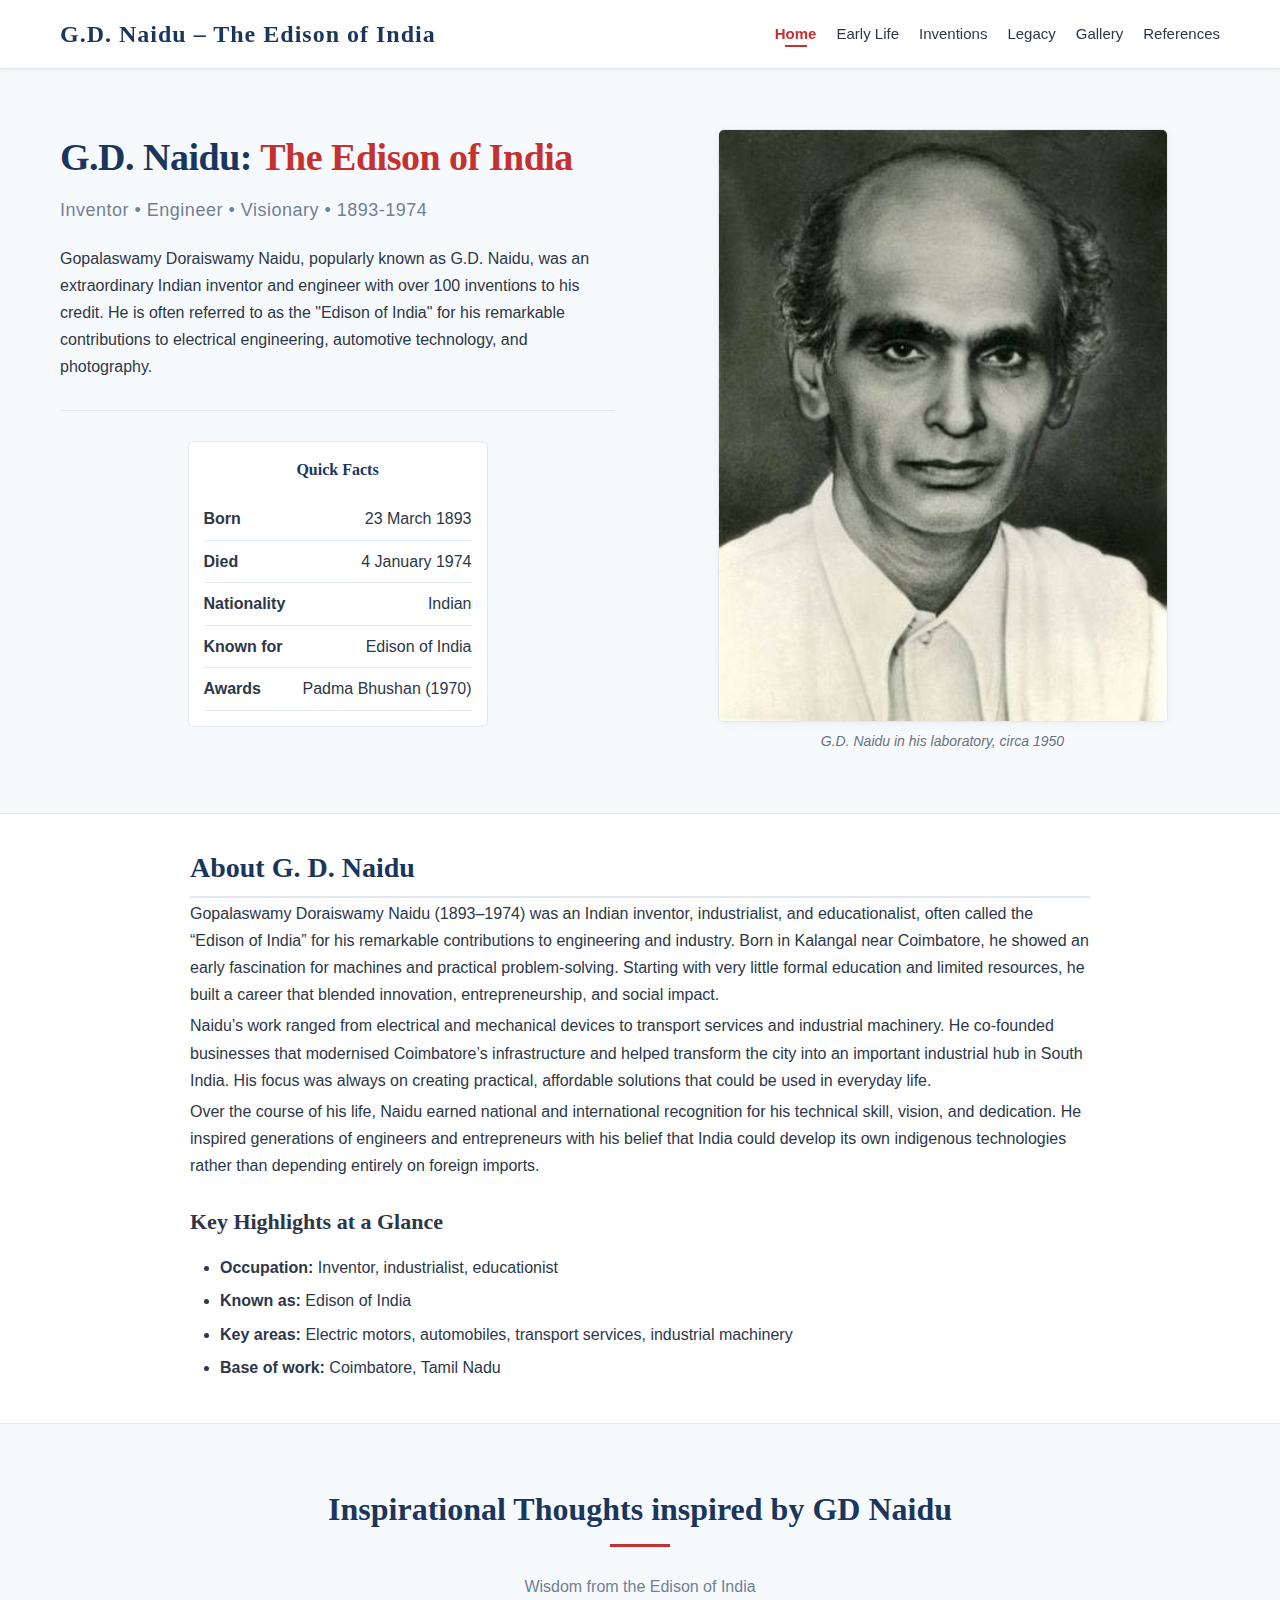
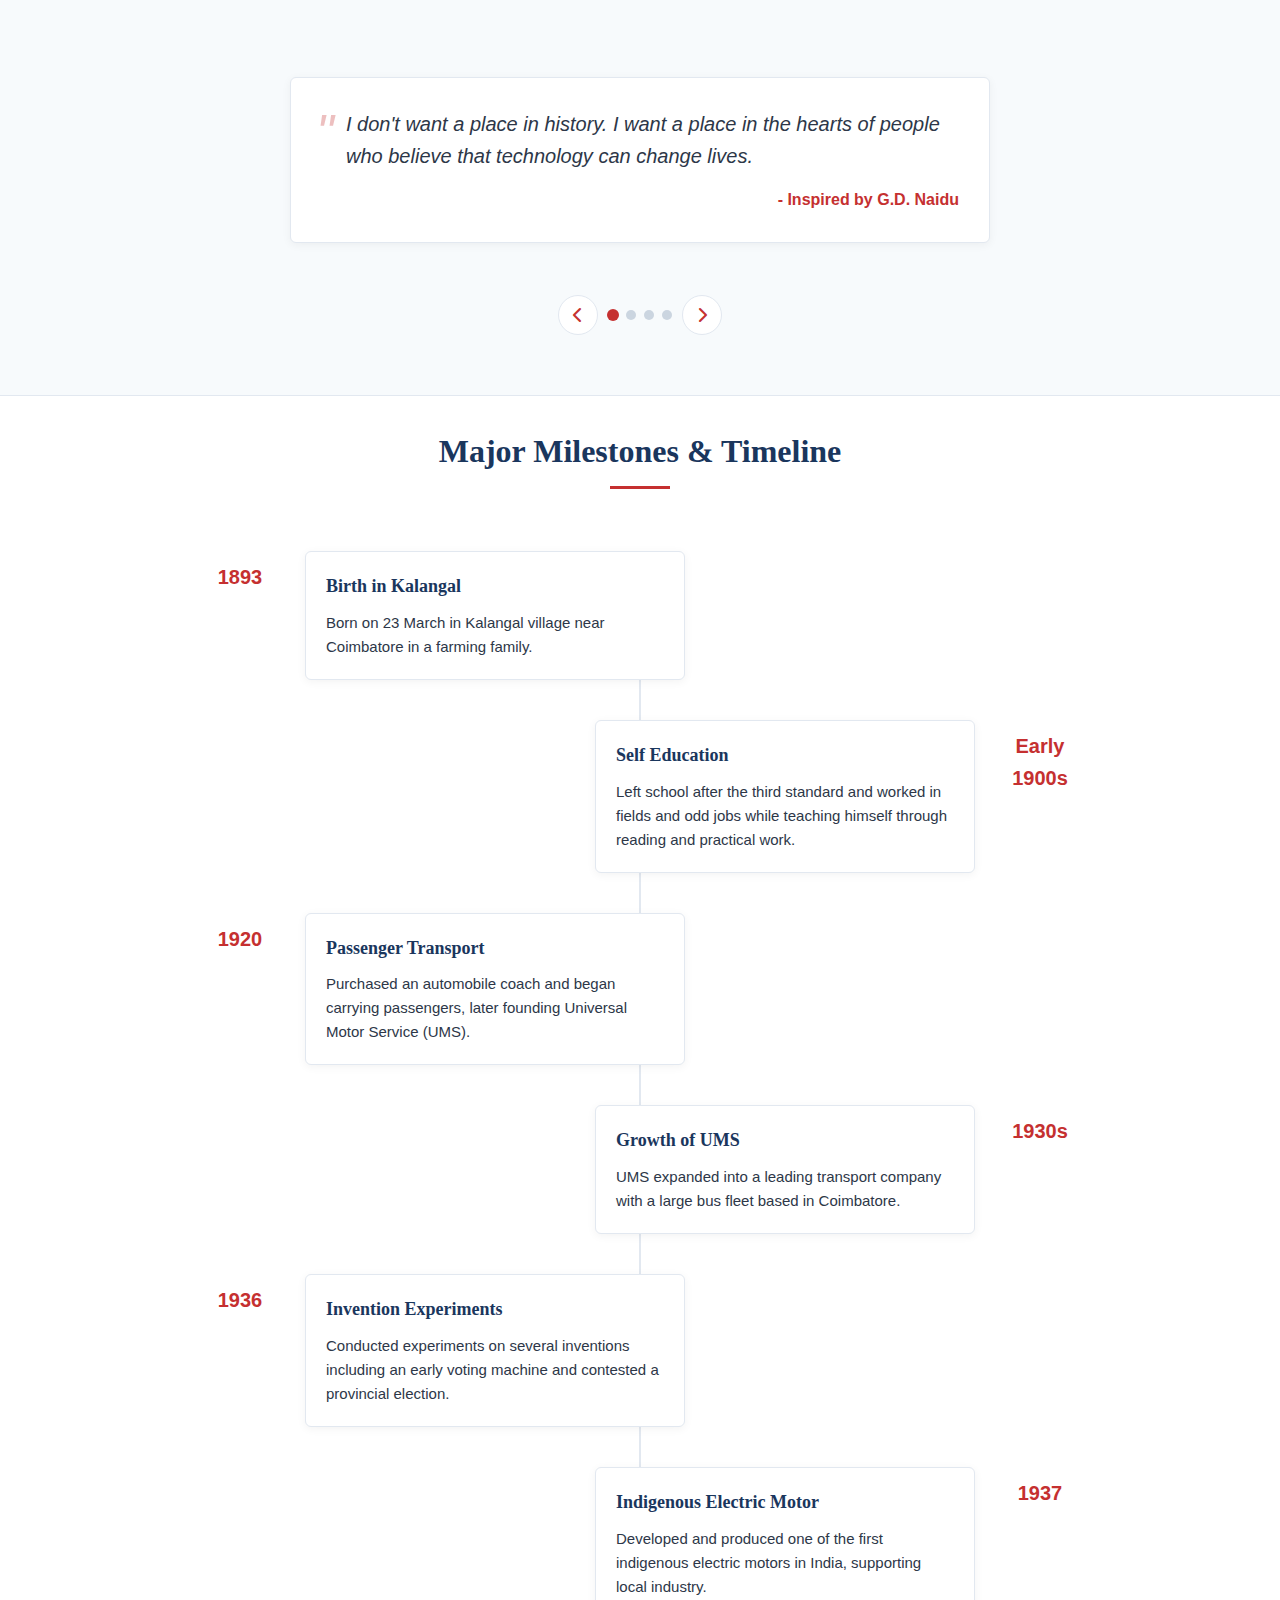
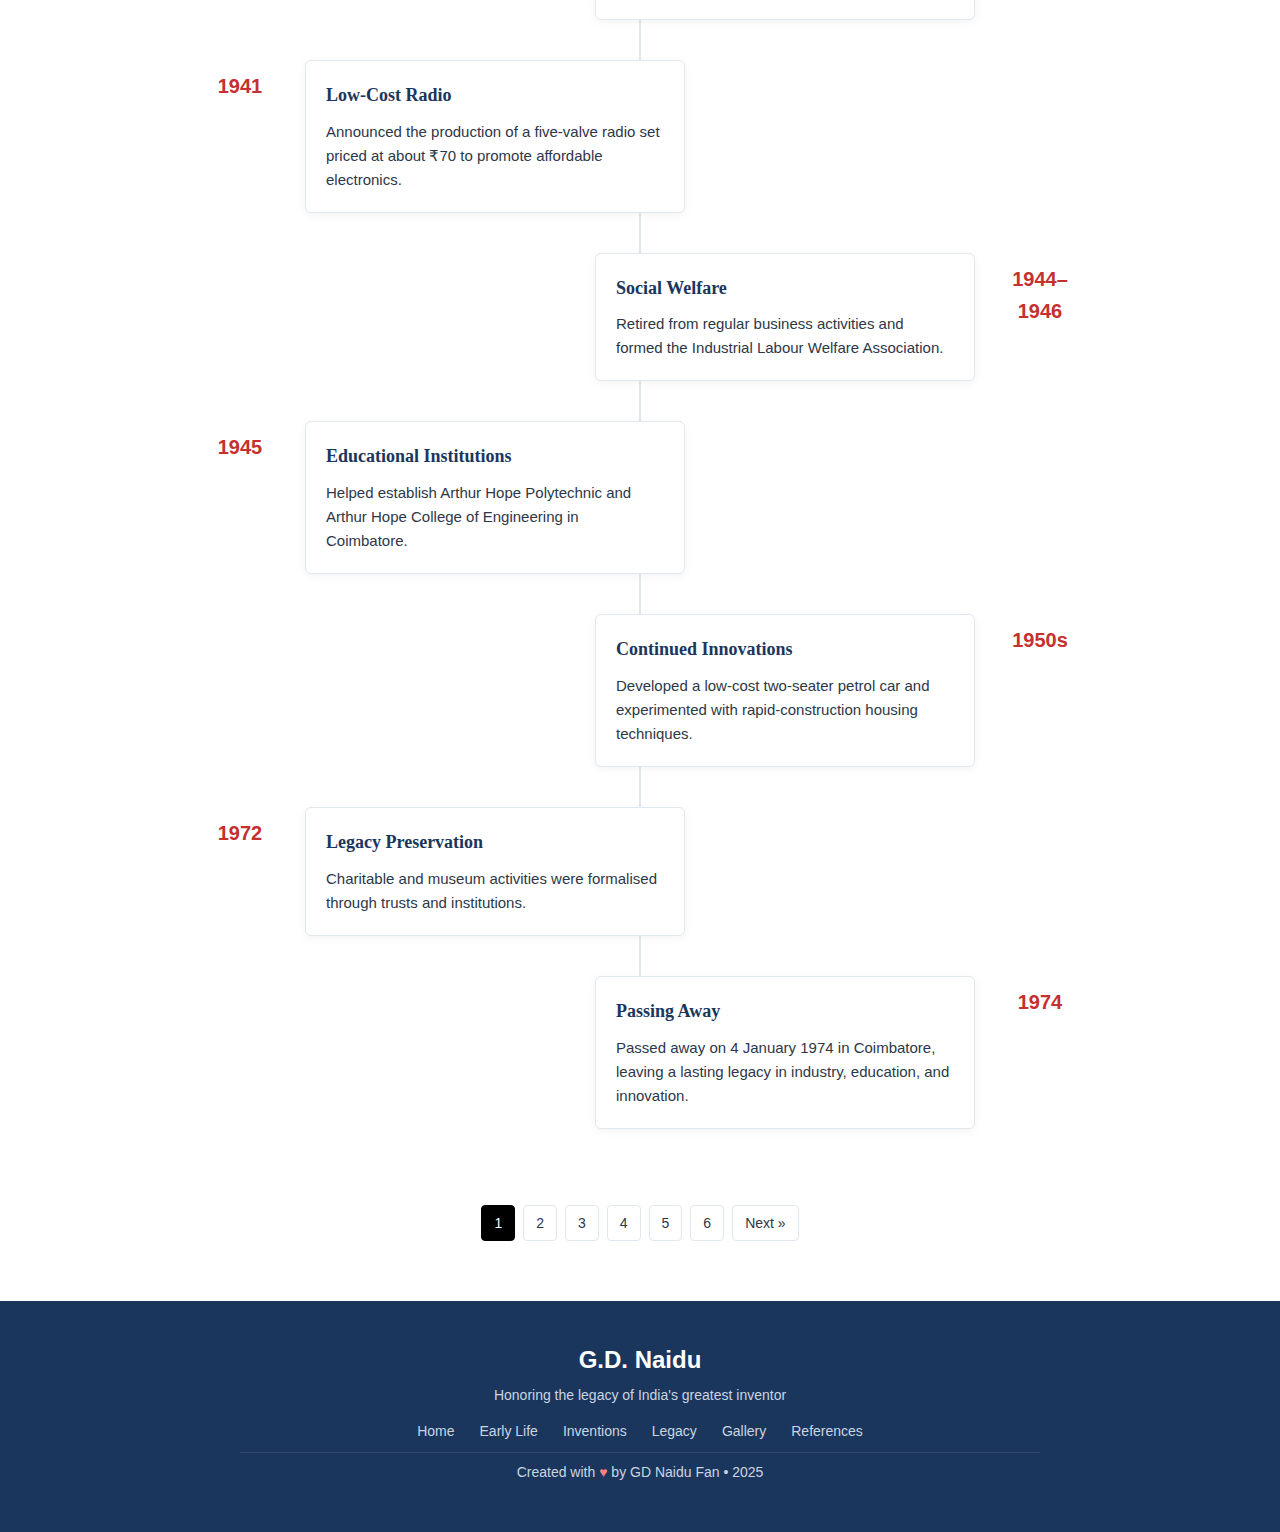
<file: index.html>
<!DOCTYPE html>
<html lang="en">
<head>
    <meta charset="UTF-8">
    <meta name="viewport" content="width=device-width, initial-scale=1.0">
    <title>GD Naidu - The Edison of India</title>
    <link rel="stylesheet" href="https://cdnjs.cloudflare.com/ajax/libs/font-awesome/6.4.0/css/all.min.css">
    <link rel="stylesheet" href="styles.css">
</head>
<body>
    <!-- Professional Navigation -->
    <header class="simple-nav">
        <div class="container nav-container">
           <div class="logo">
                <span class="logo-text">G.D. Naidu – The Edison of India</span>
            </div>
            <nav>
                <ul>
                    <li><a href="index.html" class="active">Home</a></li>
                    <li><a href="early-life.html">Early Life</a></li>
                    <li><a href="inventions.html">Inventions</a></li>
                    <li><a href="legacy.html">Legacy</a></li>
                    <li><a href="gallery.html">Gallery</a></li>
                    <li><a href="references.html">References</a></li>
                </ul>
            </nav>
        </div>
    </header>

    <!-- Home Section -->
    <section class="hero">
        <div class="container hero-content">
            <div class="hero-text">
                <h1>G.D. Naidu: <span>The Edison of India</span></h1>
                <div class="hero-subtitle">Inventor • Engineer • Visionary • 1893-1974</div>
                <p>Gopalaswamy Doraiswamy Naidu, popularly known as G.D. Naidu, was an extraordinary Indian inventor and engineer with over 100 inventions to his credit. He is often referred to as the "Edison of India" for his remarkable contributions to electrical engineering, automotive technology, and photography.</p>
                
                <div class="hero-divider"></div>
                
                <!-- Quick Facts Box -->
                <div class="info-box">
                    <h4>Quick Facts</h4>
                    <div class="info-row">
                        <span class="info-label">Born</span>
                        <span class="info-value">23 March 1893</span>
                    </div>
                    <div class="info-row">
                        <span class="info-label">Died</span>
                        <span class="info-value">4 January 1974</span>
                    </div>
                    <div class="info-row">
                        <span class="info-label">Nationality</span>
                        <span class="info-value">Indian</span>
                    </div>
                    <div class="info-row">
                        <span class="info-label">Known for</span>
                        <span class="info-value">Edison of India</span>
                    </div>
                    <div class="info-row">
                        <span class="info-label">Awards</span>
                        <span class="info-value">Padma Bhushan (1970)</span>
                    </div>
                </div>
                
            </div>
            <div class="hero-image">
                <img src="GD.jpeg" alt="GD Naidu Portrait" class="profile-img">
                <div class="img-caption">G.D. Naidu in his laboratory, circa 1950</div>
            </div>
        </div>
    </section>
<section class="content-section">
  <h2>About G. D. Naidu</h2>

  <p>
   Gopalaswamy Doraiswamy Naidu (1893–1974) was an Indian inventor, industrialist, and educationalist, often called the “Edison of India” for his remarkable contributions to engineering and industry. Born in Kalangal near Coimbatore, he showed an early fascination for machines and practical problem‑solving. Starting with very little formal education and limited resources, he built a career that blended innovation, entrepreneurship, and social impact.
  </p>

  <p>
  Naidu’s work ranged from electrical and mechanical devices to transport services and industrial machinery. He co‑founded businesses that modernised Coimbatore’s infrastructure and helped transform the city into an important industrial hub in South India. His focus was always on creating practical, affordable solutions that could be used in everyday life.
  </p>

  <p>
Over the course of his life, Naidu earned national and international recognition for his technical skill, vision, and dedication. He inspired generations of engineers and entrepreneurs with his belief that India could develop its own indigenous technologies rather than depending entirely on foreign imports.
  </p>

  <h3>Key Highlights at a Glance</h3>
  <ul>
    <li><strong>Occupation:</strong> Inventor, industrialist, educationist</li>
    <li><strong>Known as:</strong> Edison of India</li>
    <li><strong>Key areas:</strong> Electric motors, automobiles, transport services, industrial machinery</li>
    <li><strong>Base of work:</strong> Coimbatore, Tamil Nadu</li>
  </ul>
</section>

    <!-- Quotes Section -->
    <section class="quotes">
        <div class="container">
            <div class="section-title">
                <h2>Inspirational Thoughts inspired by GD Naidu</h2>
                <p>Wisdom from the Edison of India</p>
            </div>
            <div class="quotes-container">
                <div class="quotes-slider">
                    <div class="quote-slide active">
                        <div class="quote-card">
                            <div class="quote-text">I don't want a place in history. I want a place in the hearts of people who believe that technology can change lives.</div>
                            <div class="quote-author">- Inspired by G.D. Naidu</div>
                        </div>
                    </div>
                    <div class="quote-slide">
                        <div class="quote-card">
                            <div class="quote-text">Invention is not just about creating something new, but about making life better for the common man. True innovation serves humanity.</div>
                            <div class="quote-author">- Inspired by G.D. Naidu</div>
                        </div>
                    </div>
                    <div class="quote-slide">
                        <div class="quote-card">
                            <div class="quote-text">The true measure of success is how many lives you can positively impact with your work, not how much wealth you accumulate.</div>
                            <div class="quote-author">- Inspired by G.D. Naidu</div>
                        </div>
                    </div>
                    <div class="quote-slide">
                        <div class="quote-card">
                            <div class="quote-text">Education without practical application is like a car without wheels. Knowledge must be put to work to have real value.</div>
                            <div class="quote-author">- Inspired by G.D. Naidu</div>
                        </div>
                    </div>
                </div>
                <div class="slider-controls">
                    <div class="slider-arrow prev-arrow">
                        <i class="fas fa-chevron-left"></i>
                    </div>
                    <div class="slider-dots">
                        <div class="slider-dot active" data-index="0"></div>
                        <div class="slider-dot" data-index="1"></div>
                        <div class="slider-dot" data-index="2"></div>
                        <div class="slider-dot" data-index="3"></div>
                    </div>
                    <div class="slider-arrow next-arrow">
                        <i class="fas fa-chevron-right"></i>
                    </div>
                </div>
            </div>
        </div>
    </section>

    <!-- Timeline Section -->
<section class="timeline">
  <div class="container">
    <div class="section-title">
      <h2>Major Milestones & Timeline</h2>
    </div>

    <div class="timeline-container">

      <div class="timeline-item">
        <div class="timeline-date">1893</div>
        <div class="timeline-content">
          <h3>Birth in Kalangal</h3>
          <p>Born on 23 March in Kalangal village near Coimbatore in a farming family.</p>
        </div>
      </div>

      <div class="timeline-item">
        <div class="timeline-date">Early 1900s</div>
        <div class="timeline-content">
          <h3>Self Education</h3>
          <p>Left school after the third standard and worked in fields and odd jobs while teaching himself through reading and practical work.</p>
        </div>
      </div>

      <div class="timeline-item">
        <div class="timeline-date">1920</div>
        <div class="timeline-content">
          <h3>Passenger Transport</h3>
          <p>Purchased an automobile coach and began carrying passengers, later founding Universal Motor Service (UMS).</p>
        </div>
      </div>

      <div class="timeline-item">
        <div class="timeline-date">1930s</div>
        <div class="timeline-content">
          <h3>Growth of UMS</h3>
          <p>UMS expanded into a leading transport company with a large bus fleet based in Coimbatore.</p>
        </div>
      </div>

      <div class="timeline-item">
        <div class="timeline-date">1936</div>
        <div class="timeline-content">
          <h3>Invention Experiments</h3>
          <p>Conducted experiments on several inventions including an early voting machine and contested a provincial election.</p>
        </div>
      </div>

      <div class="timeline-item">
        <div class="timeline-date">1937</div>
        <div class="timeline-content">
          <h3>Indigenous Electric Motor</h3>
          <p>Developed and produced one of the first indigenous electric motors in India, supporting local industry.</p>
        </div>
      </div>

      <div class="timeline-item">
        <div class="timeline-date">1941</div>
        <div class="timeline-content">
          <h3>Low-Cost Radio</h3>
          <p>Announced the production of a five-valve radio set priced at about ₹70 to promote affordable electronics.</p>
        </div>
      </div>

      <div class="timeline-item">
        <div class="timeline-date">1944–1946</div>
        <div class="timeline-content">
          <h3>Social Welfare</h3>
          <p>Retired from regular business activities and formed the Industrial Labour Welfare Association.</p>
        </div>
      </div>

      <div class="timeline-item">
        <div class="timeline-date">1945</div>
        <div class="timeline-content">
          <h3>Educational Institutions</h3>
          <p>Helped establish Arthur Hope Polytechnic and Arthur Hope College of Engineering in Coimbatore.</p>
        </div>
      </div>

      <div class="timeline-item">
        <div class="timeline-date">1950s</div>
        <div class="timeline-content">
          <h3>Continued Innovations</h3>
          <p>Developed a low-cost two-seater petrol car and experimented with rapid-construction housing techniques.</p>
        </div>
      </div>

      <div class="timeline-item">
        <div class="timeline-date">1972</div>
        <div class="timeline-content">
          <h3>Legacy Preservation</h3>
          <p>Charitable and museum activities were formalised through trusts and institutions.</p>
        </div>
      </div>

      <div class="timeline-item">
        <div class="timeline-date">1974</div>
        <div class="timeline-content">
          <h3>Passing Away</h3>
          <p>Passed away on 4 January 1974 in Coimbatore, leaving a lasting legacy in industry, education, and innovation.</p>
        </div>
      </div>

    </div>
  </div>
</section>



<div class="pagination">
    <a class="page active">1</a>
    <a href="early-life.html" class="page">2</a>
    <a href="inventions.html" class="page">3</a>
    <a href="legacy.html" class="page">4</a>
    <a href="gallery.html" class="page">5</a>
    <a href="references.html" class="page">6</a>
    <a href="early-life.html" class="next">Next »</a>
</div>


    <!-- Footer -->
    <footer>
        <div class="container">
            <div class="footer-content">
                <div class="footer-left">
                    <div class="footer-logo">G.D. Naidu</div>
                    <div class="footer-tagline">Honoring the legacy of India's greatest inventor</div>
                    
                    <div class="footer-nav">
                        <a href="index.html">Home</a>
                        <a href="early-life.html">Early Life</a>
                        <a href="inventions.html">Inventions</a>
                        <a href="legacy.html">Legacy</a>
                        <a href="gallery.html">Gallery</a>
                        <a href="references.html">References</a>
                    </div>
                </div>
                
                </div>
            </div>
            
            <div class="copyright">
                <div class="footer-tagline">Created with <span>♥</span> by GD Naidu Fan • 2025</div>
            </div>
        </div>
    </footer>

    <script src="scripts.js"></script>
</body>
</html>
</file>
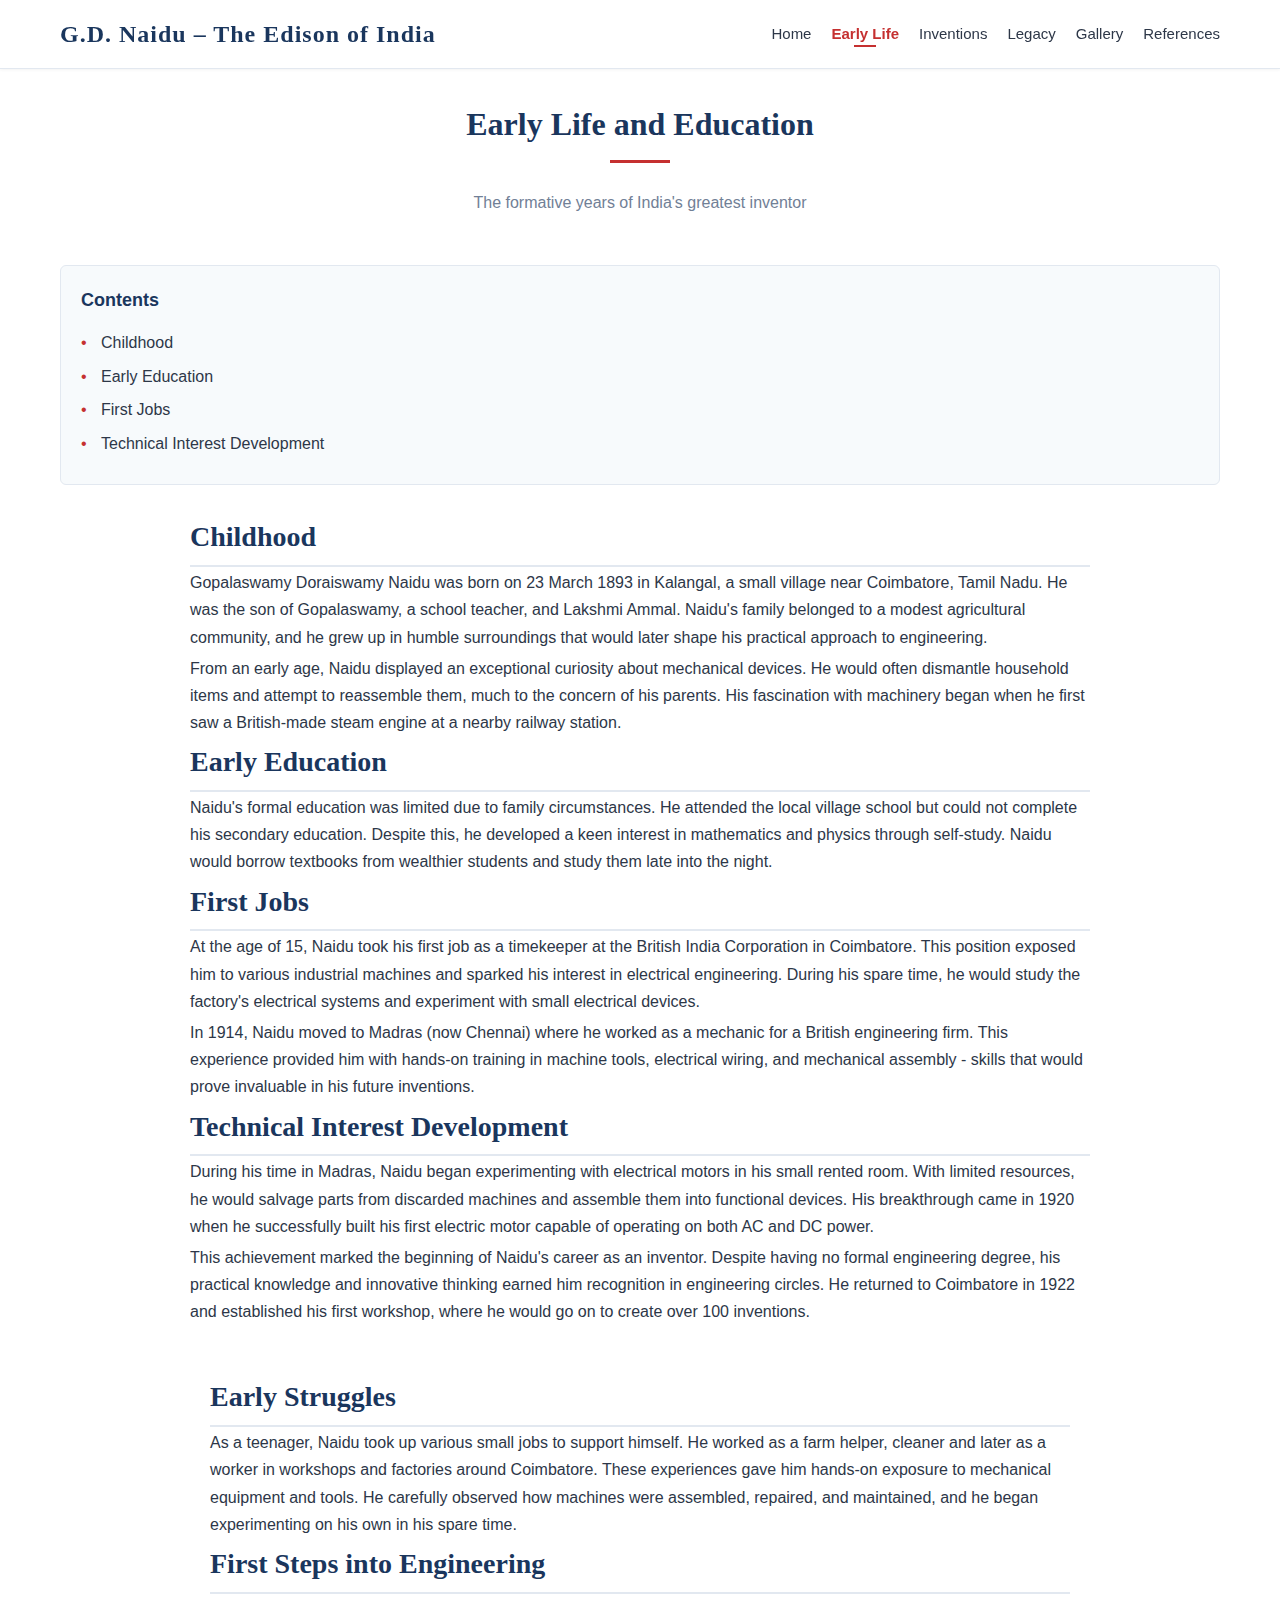
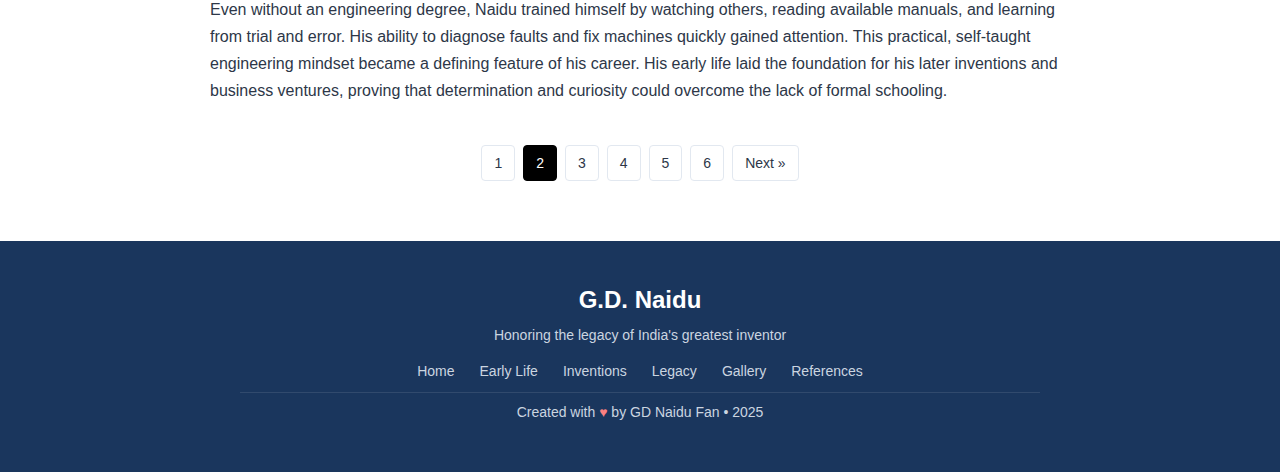
<file: early-life.html>
<!DOCTYPE html>
<html lang="en">
<head>
    <meta charset="UTF-8">
    <meta name="viewport" content="width=device-width, initial-scale=1.0">
    <title>Early Life - GD Naidu</title>
    <link rel="stylesheet" href="styles.css">
</head>
<body>
    <header class="simple-nav">
        <div class="container nav-container">
           <div class="logo">
                <span class="logo-text">G.D. Naidu – The Edison of India</span>
            </div>
            <nav>
                <ul>
                    <li><a href="index.html">Home</a></li>
                    <li><a href="early-life.html" class="active">Early Life</a></li>
                    <li><a href="inventions.html">Inventions</a></li>
                    <li><a href="legacy.html">Legacy</a></li>
                    <li><a href="gallery.html">Gallery</a></li>
                    <li><a href="references.html">References</a></li>
                </ul>
            </nav>
        </div>
    </header>

    <section class="about">
        <div class="container wikipedia-content">
            <div class="section-title">
                <h2>Early Life and Education</h2>
                <p>The formative years of India's greatest inventor</p>
            </div>

            <!-- Table of Contents -->
            <div class="toc">
                <div class="toc-title">Contents</div>
                <ul>
                    <li><a href="#childhood"> Childhood</a></li>
                    <li><a href="#early-education"> Early Education</a></li>
                    <li><a href="#first-jobs"> First Jobs</a></li>
                    <li><a href="#technical-interest"> Technical Interest Development</a></li>
                </ul>
            </div>

            <div class="content-section">
                <h2 id="childhood">Childhood</h2>
                <p>Gopalaswamy Doraiswamy Naidu was born on 23 March 1893 in Kalangal, a small village near Coimbatore, Tamil Nadu. He was the son of Gopalaswamy, a school teacher, and Lakshmi Ammal. Naidu's family belonged to a modest agricultural community, and he grew up in humble surroundings that would later shape his practical approach to engineering.</p>
                
                <p>From an early age, Naidu displayed an exceptional curiosity about mechanical devices. He would often dismantle household items and attempt to reassemble them, much to the concern of his parents. His fascination with machinery began when he first saw a British-made steam engine at a nearby railway station.</p>
                
                <h2 id="early-education">Early Education</h2>
                <p>Naidu's formal education was limited due to family circumstances. He attended the local village school but could not complete his secondary education. Despite this, he developed a keen interest in mathematics and physics through self-study. Naidu would borrow textbooks from wealthier students and study them late into the night.</p>
                
                <h2 id="first-jobs">First Jobs</h2>
                <p>At the age of 15, Naidu took his first job as a timekeeper at the British India Corporation in Coimbatore. This position exposed him to various industrial machines and sparked his interest in electrical engineering. During his spare time, he would study the factory's electrical systems and experiment with small electrical devices.</p>
                
                <p>In 1914, Naidu moved to Madras (now Chennai) where he worked as a mechanic for a British engineering firm. This experience provided him with hands-on training in machine tools, electrical wiring, and mechanical assembly - skills that would prove invaluable in his future inventions.</p>
                
                <h2 id="technical-interest">Technical Interest Development</h2>
                <p>During his time in Madras, Naidu began experimenting with electrical motors in his small rented room. With limited resources, he would salvage parts from discarded machines and assemble them into functional devices. His breakthrough came in 1920 when he successfully built his first electric motor capable of operating on both AC and DC power.</p>
                
                <p>This achievement marked the beginning of Naidu's career as an inventor. Despite having no formal engineering degree, his practical knowledge and innovative thinking earned him recognition in engineering circles. He returned to Coimbatore in 1922 and established his first workshop, where he would go on to create over 100 inventions.</p>
               
            </div>
        </div>
    </section>
<section class="content-section mobile-center-fix">
  <div class="container">

  <h2>Early Struggles</h2>
  <p>
    As a teenager, Naidu took up various small jobs to support himself. He worked as a farm
    helper, cleaner and later as a worker in workshops and factories around Coimbatore.
    These experiences gave him hands-on exposure to mechanical equipment and tools. He
    carefully observed how machines were assembled, repaired, and maintained, and he began
    experimenting on his own in his spare time.
  </p>

  <h2>First Steps into Engineering</h2>
  <p>
    Even without an engineering degree, Naidu trained himself by watching others, reading
    available manuals, and learning from trial and error. His ability to diagnose faults and
    fix machines quickly gained attention. This practical, self-taught engineering mindset
    became a defining feature of his career. His early life laid the foundation for his later
    inventions and business ventures, proving that determination and curiosity could
    overcome the lack of formal schooling.
  </p>
</section>

<div class="pagination">
    <a href="index.html" class="page">1</a>
    <a class="page active">2</a>
    <a href="inventions.html" class="page">3</a>
    <a href="legacy.html" class="page">4</a>
    <a href="gallery.html" class="page">5</a>
    <a href="references.html" class="page">6</a>
    <a href="inventions.html" class="next">Next »</a>
</div>

    <footer>
        <div class="container">
            <div class="footer-content">
                <div class="footer-left">
                    <div class="footer-logo">G.D. Naidu</div>
                    <div class="footer-tagline">Honoring the legacy of India's greatest inventor</div>
                    
                    <div class="footer-nav">
                        <a href="index.html">Home</a>
                        <a href="early-life.html">Early Life</a>
                        <a href="inventions.html">Inventions</a>
                        <a href="legacy.html">Legacy</a>
                        <a href="gallery.html">Gallery</a>
                        <a href="references.html">References</a>
                    </div>
                </div>
            </div>
            
            <div class="copyright">
                <div class="footer-tagline">Created with <span>♥</span> by GD Naidu Fan • 2025</div>
            </div>
        </div>
    </footer>

    <script src="scripts.js"></script>
</body>
</html>
</file>
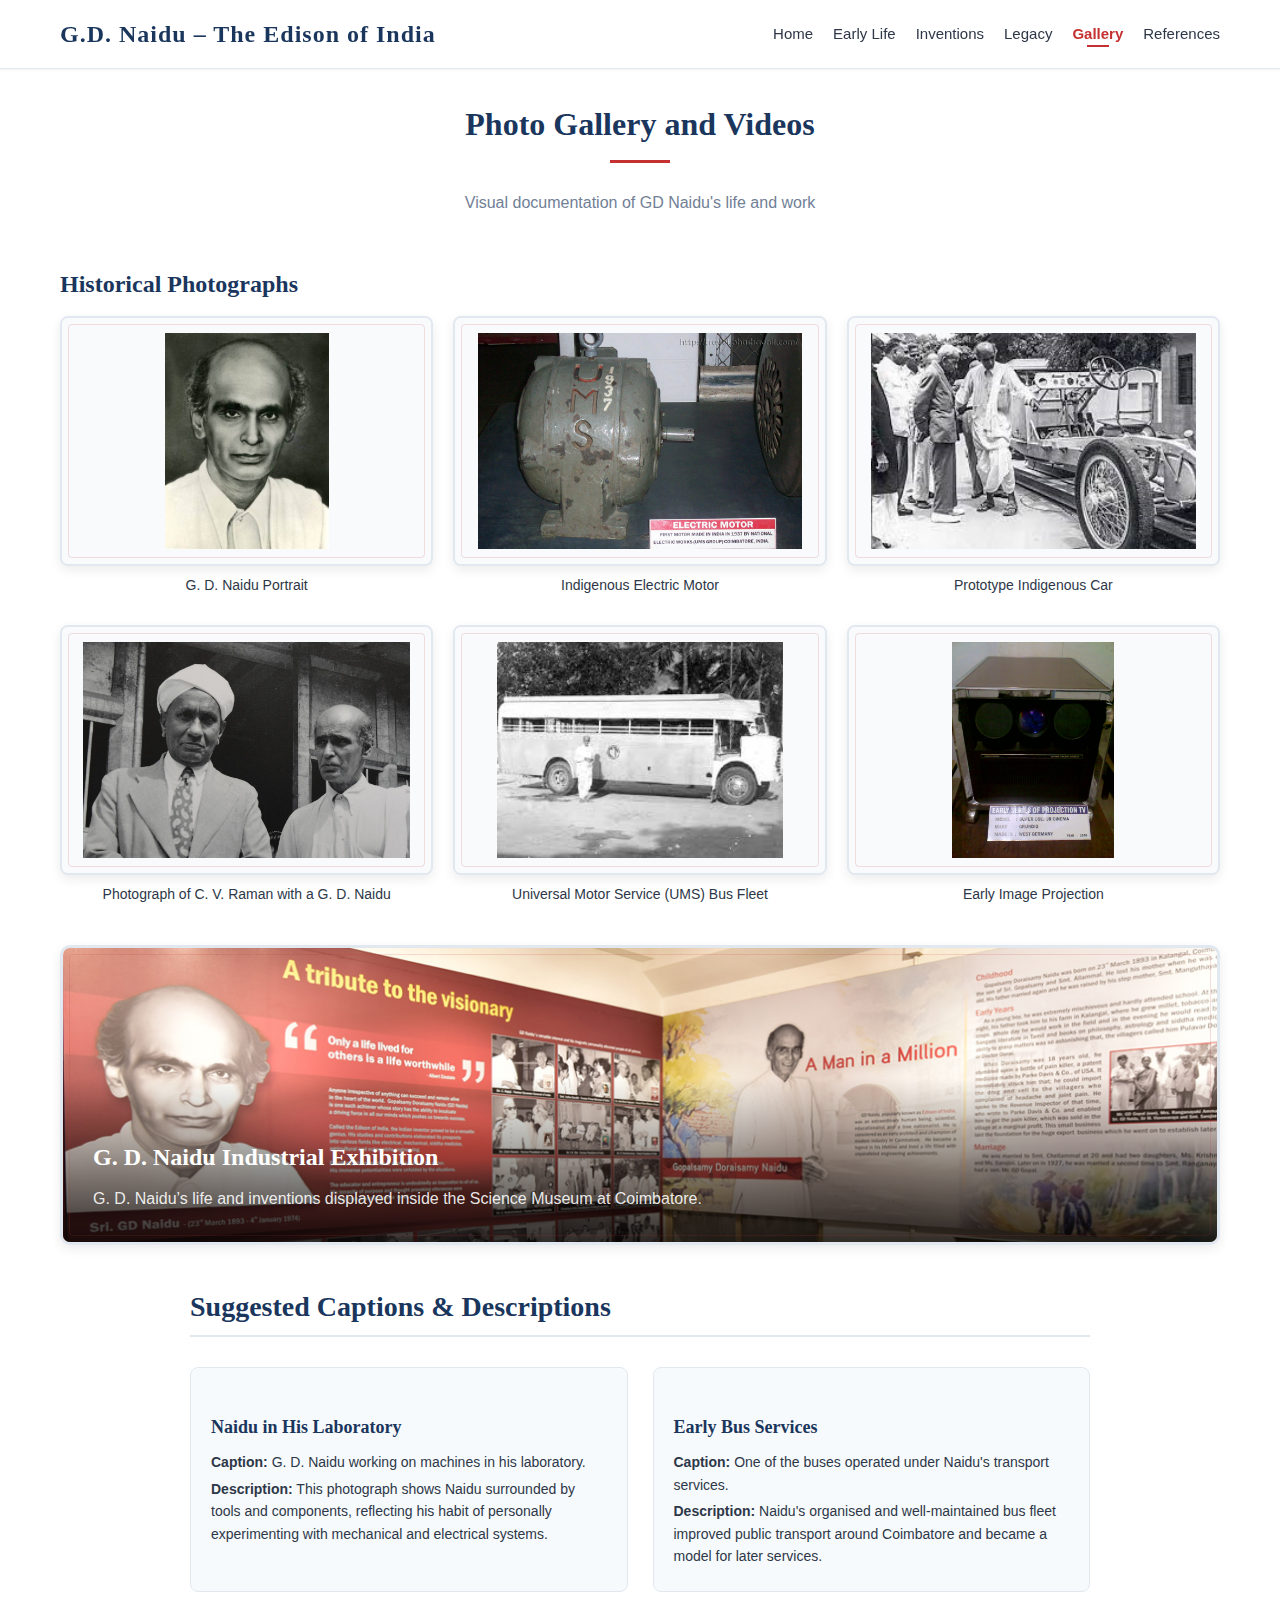
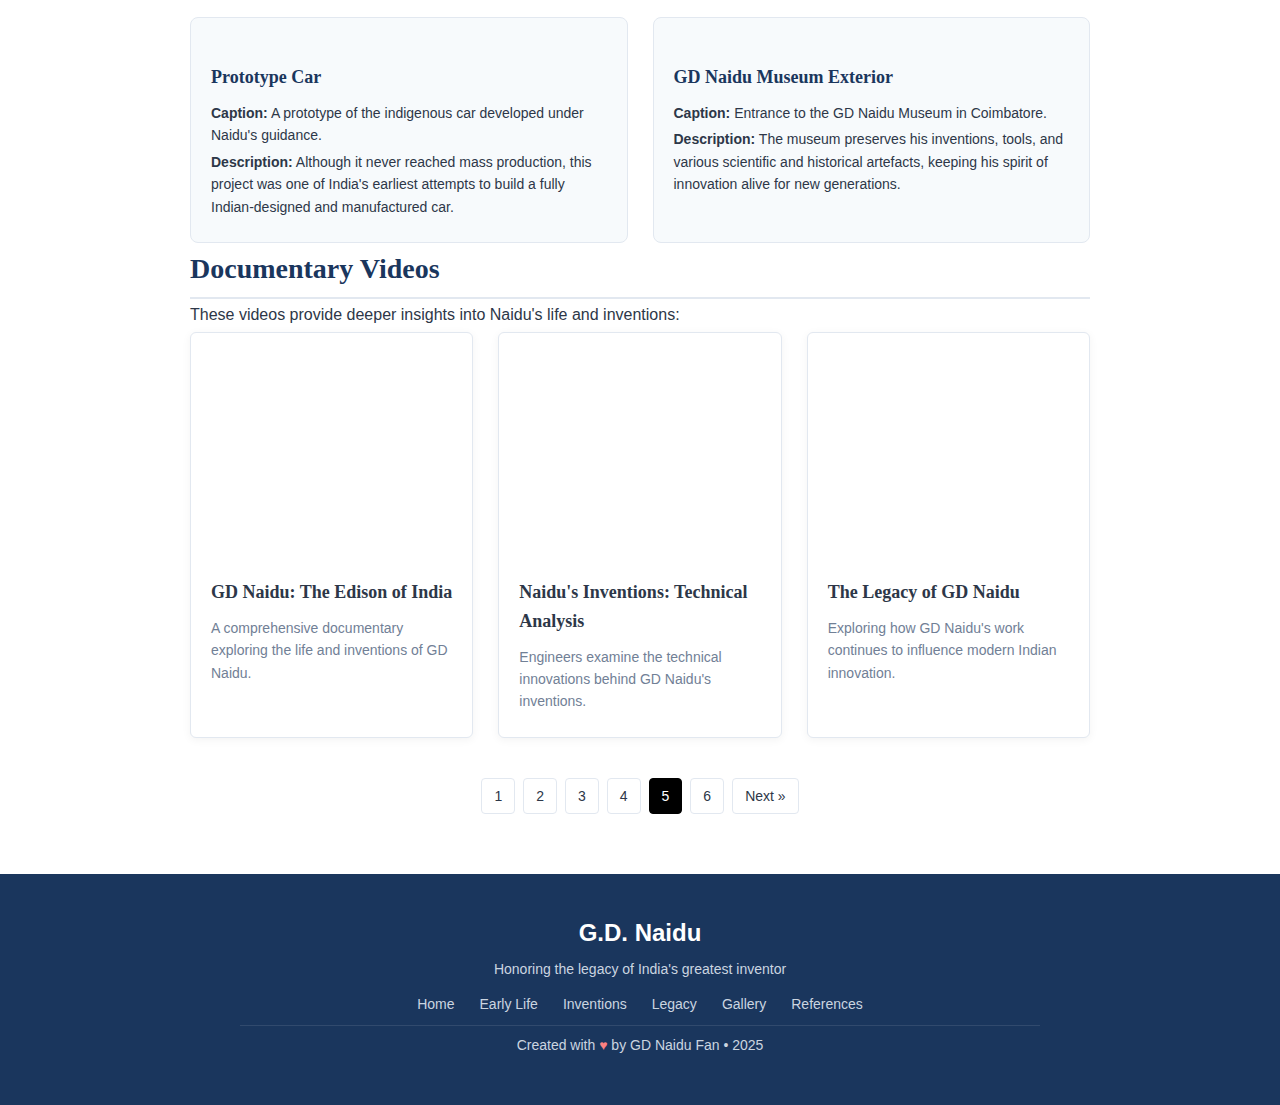
<file: gallery.html>
<!DOCTYPE html>
<html lang="en">
<head>
    <meta charset="UTF-8">
    <meta name="viewport" content="width=device-width, initial-scale=1.0">
    <title>Gallery - GD Naidu</title>
    <link rel="stylesheet" href="styles.css">
</head>
<body>
    <header class="simple-nav">
        <div class="container nav-container">
           <div class="logo">
                <span class="logo-text">G.D. Naidu – The Edison of India</span>
            </div>
            <nav>
                <ul>
                    <li><a href="index.html">Home</a></li>
                    <li><a href="early-life.html">Early Life</a></li>
                    <li><a href="inventions.html">Inventions</a></li>
                    <li><a href="legacy.html">Legacy</a></li>
                    <li><a href="gallery.html" class="active">Gallery</a></li>
                    <li><a href="references.html">References</a></li>
                </ul>
            </nav>
        </div>
    </header>

    <section style="background-color: white; padding: 30px 0;">
        <div class="container">
            <div class="section-title">
                <h2>Photo Gallery and Videos</h2>
                <p>Visual documentation of GD Naidu's life and work</p>
            </div>

            <div class="content-section">
                </div>
                <h2>Historical Photographs</h2>
                
                <!-- First Row: 3 images -->
                <div class="gallery-row">
                    <div class="gallery-item">
                        <div class="gallery-img-container">
                            <img src="GD.jpeg" alt="GD Naidu Portrait" class="gallery-img">
                            <div class="img-border"></div>
                        </div>
                        <div class="gallery-caption">G. D. Naidu Portrait</div>
                    </div>
                    
                    <div class="gallery-item">
                        <div class="gallery-img-container">
                            <img src="motor.JPG" alt="Electric Motor" class="gallery-img">
                            <div class="img-border"></div>
                        </div>
                        <div class="gallery-caption">Indigenous Electric Motor</div>
                    </div>
                    
                    <div class="gallery-item">
                        <div class="gallery-img-container">
                            <img src="car.png" alt="Indigenous Vehicle" class="gallery-img">
                            <div class="img-border"></div>
                        </div>
                        <div class="gallery-caption">Prototype Indigenous Car</div>
                    </div>
                </div>
                
                <!-- Second Row: 3 images -->
                <div class="gallery-row">
                    <div class="gallery-item">
                        <div class="gallery-img-container">
                            <img src="Per.jpg" alt="Rasant Electric Razor" class="gallery-img">
                            <div class="img-border"></div>
                        </div>
                        <div class="gallery-caption">Photograph of C. V. Raman with a G. D. Naidu  </div>
                    </div>
                    
                    <div class="gallery-item">
                        <div class="gallery-img-container">
                            <img src="pub.jfif" alt="Laboratory Work" class="gallery-img">
                            <div class="img-border"></div>
                        </div>
                        <div class="gallery-caption">Universal Motor Service (UMS) Bus Fleet</div>
                    </div>
                    
                    <div class="gallery-item">
                        <div class="gallery-img-container">
                            <img src="projection.png" alt="Awards Display" class="gallery-img">
                            <div class="img-border"></div>
                        </div>
                        <div class="gallery-caption">Early Image Projection</div>
                    </div>
                </div>
                
                <!-- Banner Image -->
                <div class="banner-container">
                    <div class="gallery-img-container banner">
                        <img src="naidu1.png" alt="GD Naidu Museum" class="banner-img">
                        <div class="img-border"></div>
                        <div class="banner-overlay">
                            <h3>G. D. Naidu Industrial Exhibition</h3>
                            <p>G. D. Naidu’s life and inventions displayed inside the Science Museum at Coimbatore.</p>
                        </div>
                    </div>
                </div>
            </div>
            
            <!-- Captions Section -->
            <div class="content-section">
                <h2>Suggested Captions & Descriptions</h2>
                
                <div class="caption-grid">
                    <div class="caption-item">
                        <h3>Naidu in His Laboratory</h3>
                        <p><strong>Caption:</strong> G. D. Naidu working on machines in his laboratory.</p>
                        <p><strong>Description:</strong> This photograph shows Naidu surrounded by tools and components, reflecting his habit of personally experimenting with mechanical and electrical systems.</p>
                    </div>
                    
                    <div class="caption-item">
                        <h3>Early Bus Services</h3>
                        <p><strong>Caption:</strong> One of the buses operated under Naidu's transport services.</p>
                        <p><strong>Description:</strong> Naidu's organised and well-maintained bus fleet improved public transport around Coimbatore and became a model for later services.</p>
                    </div>
                    
                    <div class="caption-item">
                        <h3>Prototype Car</h3>
                        <p><strong>Caption:</strong> A prototype of the indigenous car developed under Naidu's guidance.</p>
                        <p><strong>Description:</strong> Although it never reached mass production, this project was one of India's earliest attempts to build a fully Indian-designed and manufactured car.</p>
                    </div>
                    
                    <div class="caption-item">
                        <h3>GD Naidu Museum Exterior</h3>
                        <p><strong>Caption:</strong> Entrance to the GD Naidu Museum in Coimbatore.</p>
                        <p><strong>Description:</strong> The museum preserves his inventions, tools, and various scientific and historical artefacts, keeping his spirit of innovation alive for new generations.</p>
                    </div>
                </div>
            </div>
            
            <!-- Videos Section -->
            <div class="content-section">
                <h2>Documentary Videos</h2>
                <p>These videos provide deeper insights into Naidu's life and inventions:</p>
                
                <div class="videos-container">
                    <div class="video-card">
                        <div class="video-iframe-container">
                            <iframe class="video-iframe"
                                src="https://www.youtube.com/embed/1V1RR1M1tAY"
                                allowfullscreen></iframe>
                        </div>
                        <div class="video-content">
                            <h3>GD Naidu: The Edison of India</h3>
                            <p>A comprehensive documentary exploring the life and inventions of GD Naidu.</p>
                        </div>
                    </div>
                    
                    <div class="video-card">
                        <div class="video-iframe-container">
                            <iframe class="video-iframe"
                                src="https://www.youtube.com/embed/REIkUDs7Rw8"
                                allowfullscreen></iframe>
                        </div>
                        <div class="video-content">
                            <h3>Naidu's Inventions: Technical Analysis</h3>
                            <p>Engineers examine the technical innovations behind GD Naidu's inventions.</p>
                        </div>
                    </div>
                    
                    <div class="video-card">
                        <div class="video-iframe-container">
                            <iframe class="video-iframe"
                                src="https://www.youtube.com/embed/o1WZopPe-v8"
                                allowfullscreen></iframe>
                        </div>
                        <div class="video-content">
                            <h3>The Legacy of GD Naidu</h3>
                            <p>Exploring how GD Naidu's work continues to influence modern Indian innovation.</p>
                        </div>
                    </div>
                </div>
            </div>
        </div>
    </section>
    
    <div class="pagination">
        <a href="index.html" class="page">1</a>
        <a href="early-life.html" class="page">2</a>
        <a href="inventions.html" class="page">3</a>
        <a href="legacy.html" class="page">4</a>
        <a class="page active">5</a>
        <a href="references.html" class="page">6</a>
        <a href="references.html" class="next">Next »</a>
    </div>

    <footer>
        <div class="container">
            <div class="footer-content">
                <div class="footer-left">
                    <div class="footer-logo">G.D. Naidu</div>
                    <div class="footer-tagline">Honoring the legacy of India's greatest inventor</div>
                    
                    <div class="footer-nav">
                        <a href="index.html">Home</a>
                        <a href="early-life.html">Early Life</a>
                        <a href="inventions.html">Inventions</a>
                        <a href="legacy.html">Legacy</a>
                        <a href="gallery.html">Gallery</a>
                        <a href="references.html">References</a>
                    </div>
                </div>
            </div>
            
            <div class="copyright">
                <div class="footer-tagline">Created with <span>♥</span> by GD Naidu Fan • 2025</div>
            </div>
        </div>
    </footer>

    <script src="scripts.js"></script>
</body>
</html>
</file>
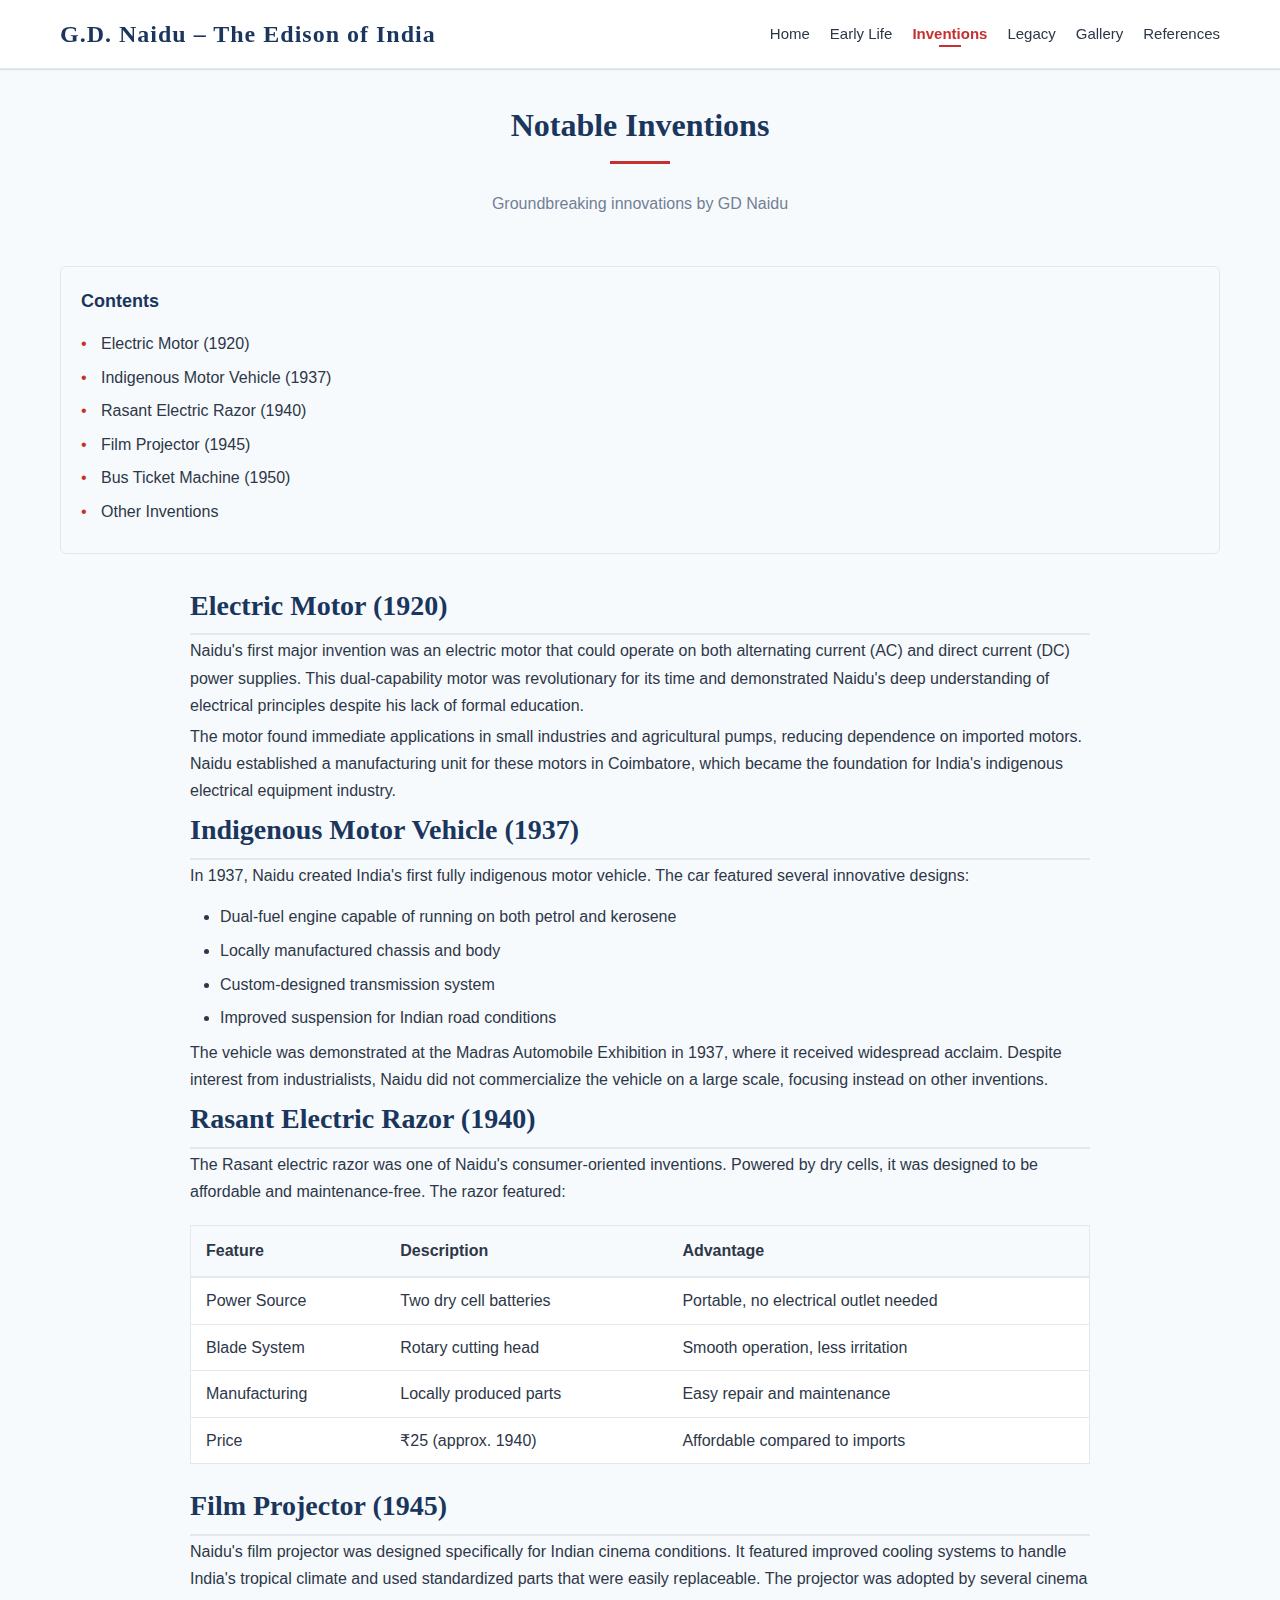
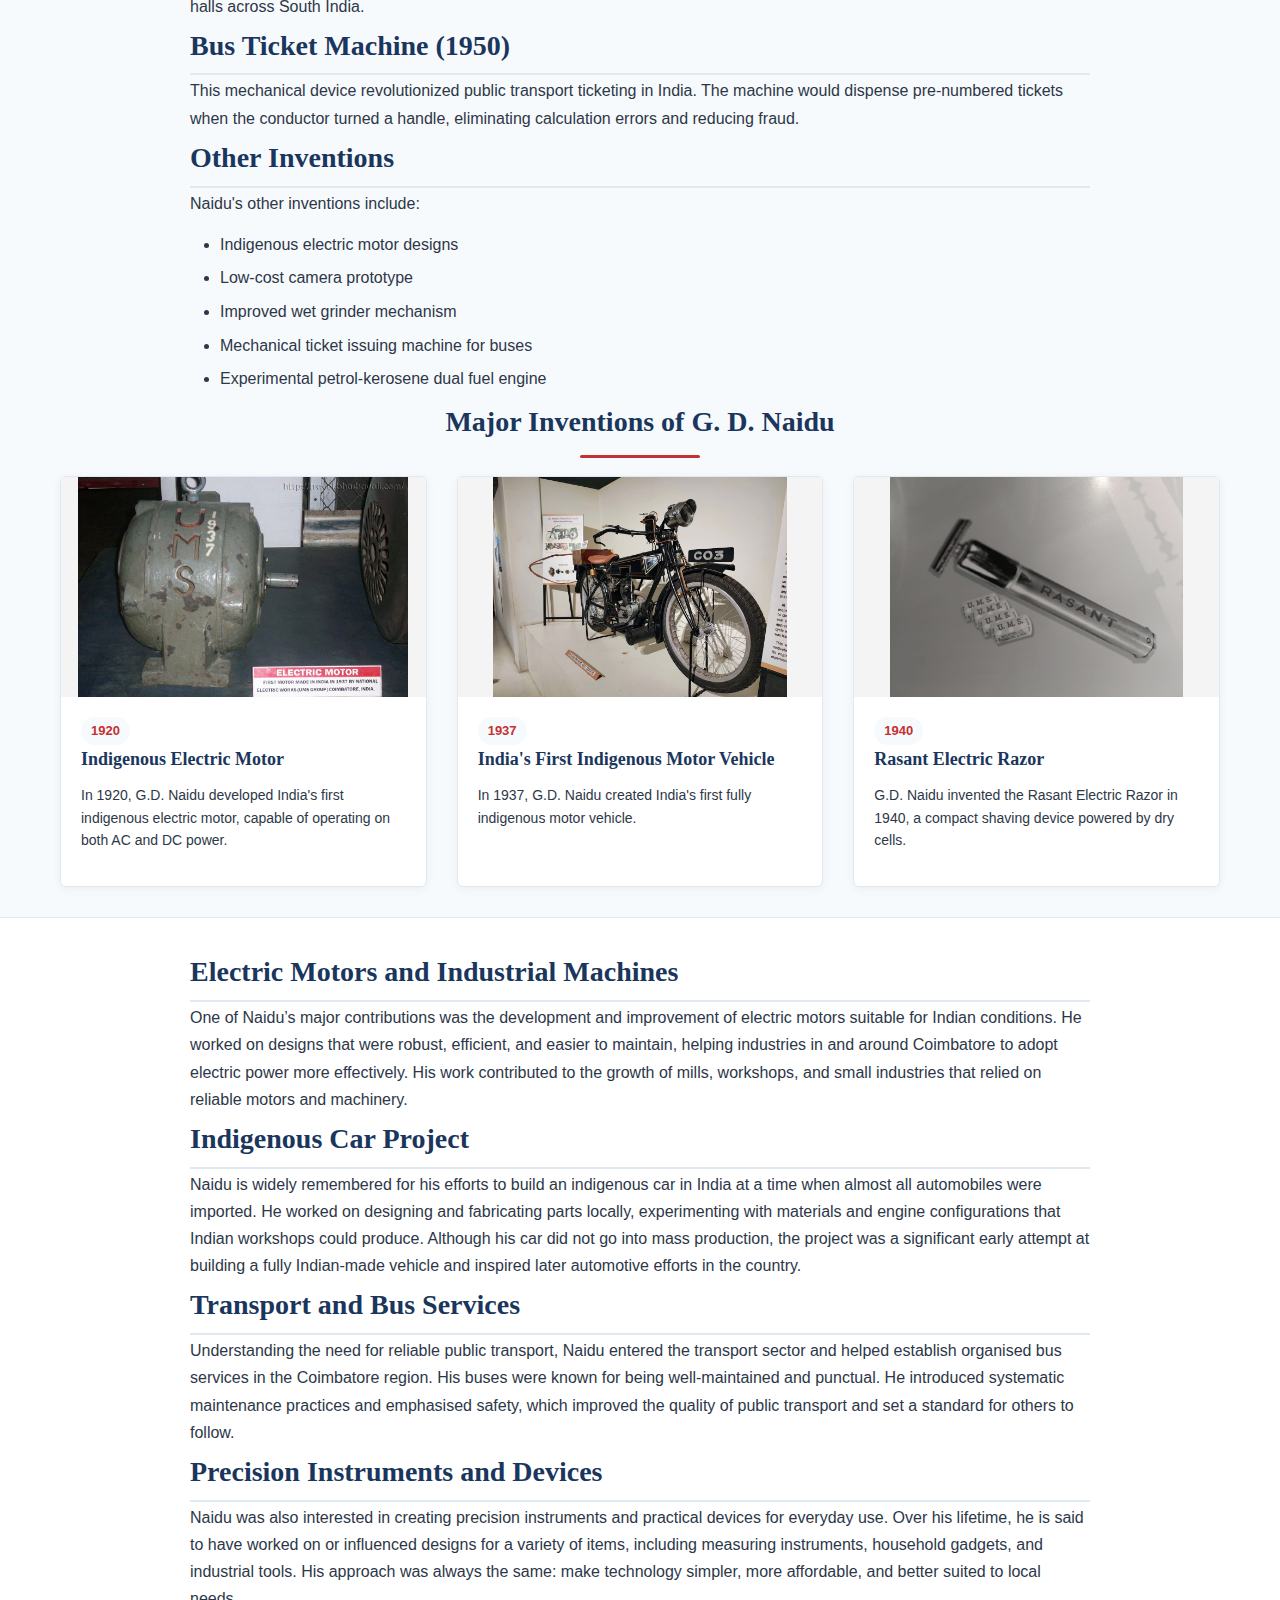
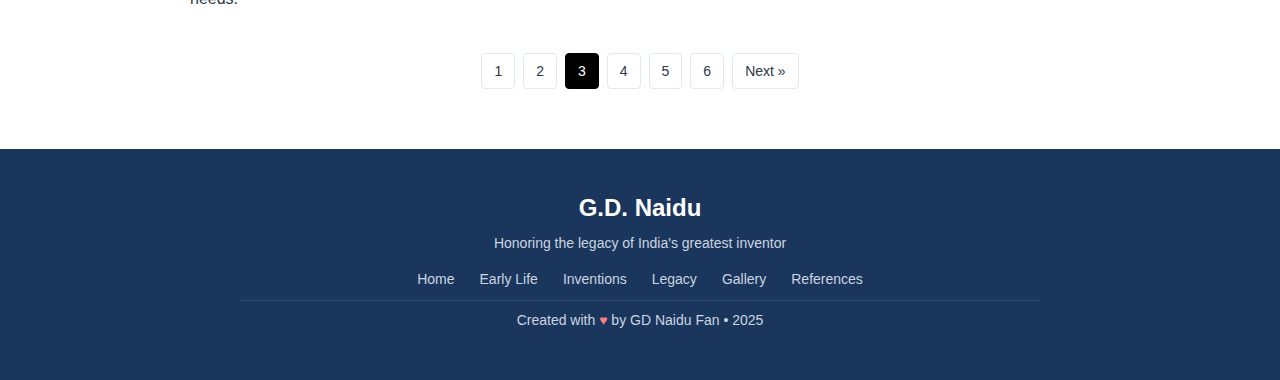
<file: inventions.html>
<!DOCTYPE html>
<html lang="en">
<head>
    <meta charset="UTF-8">
    <meta name="viewport" content="width=device-width, initial-scale=1.0">
    <title>Inventions - GD Naidu</title>
    <link rel="stylesheet" href="styles.css">
</head>
<body>
    <header class="simple-nav">
        <div class="container nav-container">
           <div class="logo">
                <span class="logo-text">G.D. Naidu – The Edison of India</span>
            </div>
            <nav>
                <ul>
                    <li><a href="index.html">Home</a></li>
                    <li><a href="early-life.html">Early Life</a></li>
                    <li><a href="inventions.html" class="active">Inventions</a></li>
                    <li><a href="legacy.html">Legacy</a></li>
                    <li><a href="gallery.html">Gallery</a></li>
                    <li><a href="references.html">References</a></li>
                </ul>
            </nav>
        </div>
    </header>

    <section class="inventions">
        <div class="container">
            <div class="section-title">
                <h2>Notable Inventions</h2>
                <p>Groundbreaking innovations by GD Naidu</p>
            </div>

            <!-- Table of Contents -->
            <div class="toc">
                <div class="toc-title">Contents</div>
                <ul>
                    <li><a href="#electric-motor"> Electric Motor (1920)</a></li>
                    <li><a href="#indigenous-car"> Indigenous Motor Vehicle (1937)</a></li>
                    <li><a href="#razor"> Rasant Electric Razor (1940)</a></li>
                    <li><a href="#projector"> Film Projector (1945)</a></li>
                    <li><a href="#ticket-machine"> Bus Ticket Machine (1950)</a></li>
                    <li><a href="#other-inventions"> Other Inventions</a></li>
                </ul>
            </div>

            <div class="content-section">
                <h2 id="electric-motor">Electric Motor (1920)</h2>
                <p>Naidu's first major invention was an electric motor that could operate on both alternating current (AC) and direct current (DC) power supplies. This dual-capability motor was revolutionary for its time and demonstrated Naidu's deep understanding of electrical principles despite his lack of formal education.</p>
                
                <p>The motor found immediate applications in small industries and agricultural pumps, reducing dependence on imported motors. Naidu established a manufacturing unit for these motors in Coimbatore, which became the foundation for India's indigenous electrical equipment industry.</p>
                
                <h2 id="indigenous-car">Indigenous Motor Vehicle (1937)</h2>
                <p>In 1937, Naidu created India's first fully indigenous motor vehicle. The car featured several innovative designs:</p>
                
                <ul>
                    <li>Dual-fuel engine capable of running on both petrol and kerosene</li>
                    <li>Locally manufactured chassis and body</li>
                    <li>Custom-designed transmission system</li>
                    <li>Improved suspension for Indian road conditions</li>
                </ul>
                
                <p>The vehicle was demonstrated at the Madras Automobile Exhibition in 1937, where it received widespread acclaim. Despite interest from industrialists, Naidu did not commercialize the vehicle on a large scale, focusing instead on other inventions.</p>
                
                <h2 id="razor">Rasant Electric Razor (1940)</h2>
                <p>The Rasant electric razor was one of Naidu's consumer-oriented inventions. Powered by dry cells, it was designed to be affordable and maintenance-free. The razor featured:</p>
                
                <table class="content-table">
                    <thead>
                        <tr>
                            <th>Feature</th>
                            <th>Description</th>
                            <th>Advantage</th>
                        </tr>
                    </thead>
                    <tbody>
                        <tr>
                            <td>Power Source</td>
                            <td>Two dry cell batteries</td>
                            <td>Portable, no electrical outlet needed</td>
                        </tr>
                        <tr>
                            <td>Blade System</td>
                            <td>Rotary cutting head</td>
                            <td>Smooth operation, less irritation</td>
                        </tr>
                        <tr>
                            <td>Manufacturing</td>
                            <td>Locally produced parts</td>
                            <td>Easy repair and maintenance</td>
                        </tr>
                        <tr>
                            <td>Price</td>
                            <td>₹25 (approx. 1940)</td>
                            <td>Affordable compared to imports</td>
                        </tr>
                    </tbody>
                </table>
                
                <h2 id="projector">Film Projector (1945)</h2>
                <p>Naidu's film projector was designed specifically for Indian cinema conditions. It featured improved cooling systems to handle India's tropical climate and used standardized parts that were easily replaceable. The projector was adopted by several cinema halls across South India.</p>
                
                <h2 id="ticket-machine">Bus Ticket Machine (1950)</h2>
                <p>This mechanical device revolutionized public transport ticketing in India. The machine would dispense pre-numbered tickets when the conductor turned a handle, eliminating calculation errors and reducing fraud.</p>
                
                <h2 id="other-inventions">Other Inventions</h2>
                <p>Naidu's other inventions include:</p>
                
<ul>
  <li>Indigenous electric motor designs</li>
  <li>Low-cost camera prototype</li>
  <li>Improved wet grinder mechanism</li>
  <li>Mechanical ticket issuing machine for buses</li>
  <li>Experimental petrol-kerosene dual fuel engine</li>
</ul>
            </div>
            <h2 class="section-heading">Major Inventions of G. D. Naidu</h2>

            <!-- Invention Cards -->
            <div class="inventions-container">
                <div class="invention-card">
                    <img src="motor.JPG" alt="Electric Motor" class="invention-img">
                    <div class="invention-content">
                        <span class="invention-year">1920</span>
                        <h3>Indigenous Electric Motor</h3>
                        <p>In 1920, G.D. Naidu developed India's first indigenous electric motor, capable of operating on both AC and DC power.</p>
                    </div>
                </div>
                
                <div class="invention-card">
                    <img src="naidu car.png" alt="India's First Indigenous Motor Vehicle" class="invention-img">
                    <div class="invention-content">
                        <span class="invention-year">1937</span>
                        <h3>India's First Indigenous Motor Vehicle</h3>
                        <p>In 1937, G.D. Naidu created India's first fully indigenous motor vehicle.</p>
                    </div>
                </div>
                
                <div class="invention-card">
                    <img src="Rasant.jpeg" alt="Rasant Electric Razor" class="invention-img">
                    <div class="invention-content">
                        <span class="invention-year">1940</span>
                        <h3>Rasant Electric Razor</h3>
                        <p>G.D. Naidu invented the Rasant Electric Razor in 1940, a compact shaving device powered by dry cells.</p>
                    </div>
                </div>
            </div>
        </div>
    </section>
    <section class="content-section">
<h2>Electric Motors and Industrial Machines</h2>
<p>
One of Naidu’s major contributions was the development and improvement of electric motors
suitable for Indian conditions. He worked on designs that were robust, efficient, and easier
to maintain, helping industries in and around Coimbatore to adopt electric power more
effectively. His work contributed to the growth of mills, workshops, and small industries
that relied on reliable motors and machinery.
</p>

<h2>Indigenous Car Project</h2>
<p>
Naidu is widely remembered for his efforts to build an indigenous car in India at a time
when almost all automobiles were imported. He worked on designing and fabricating parts
locally, experimenting with materials and engine configurations that Indian workshops could
produce. Although his car did not go into mass production, the project was a significant
early attempt at building a fully Indian-made vehicle and inspired later automotive efforts
in the country.
</p>

<h2>Transport and Bus Services</h2>
<p>
Understanding the need for reliable public transport, Naidu entered the transport sector
and helped establish organised bus services in the Coimbatore region. His buses were known
for being well-maintained and punctual. He introduced systematic maintenance practices and
emphasised safety, which improved the quality of public transport and set a standard for
others to follow.
</p>

<h2>Precision Instruments and Devices</h2>
<p>
Naidu was also interested in creating precision instruments and practical devices for
everyday use. Over his lifetime, he is said to have worked on or influenced designs for a
variety of items, including measuring instruments, household gadgets, and industrial tools.
His approach was always the same: make technology simpler, more affordable, and better
suited to local needs.
</p>

</section>
<div class="pagination">
    <a href="index.html" class="page">1</a>
    <a href="early-life.html" class="page">2</a>
    <a class="page active">3</a>
    <a href="legacy.html" class="page">4</a>
    <a href="gallery.html" class="page">5</a>
    <a href="references.html" class="page">6</a>
    <a href="legacy.html" class="next">Next »</a>
</div>


    <footer>
        <div class="container">
            <div class="footer-content">
                <div class="footer-left">
                    <div class="footer-logo">G.D. Naidu</div>
                    <div class="footer-tagline">Honoring the legacy of India's greatest inventor</div>
                    
                    <div class="footer-nav">
                        <a href="index.html">Home</a>
                        <a href="early-life.html">Early Life</a>
                        <a href="inventions.html">Inventions</a>
                        <a href="legacy.html">Legacy</a>
                        <a href="gallery.html">Gallery</a>
                        <a href="references.html">References</a>
                    </div>
                </div>
                
                </div>
            </div>
            
            <div class="copyright">
                <div class="footer-tagline">Created with <span>♥</span> by GD Naidu Fan • 2025</div>
            </div>
        </div>
    </footer>

    <script src="scripts.js"></script>
</body>
</html>
</file>
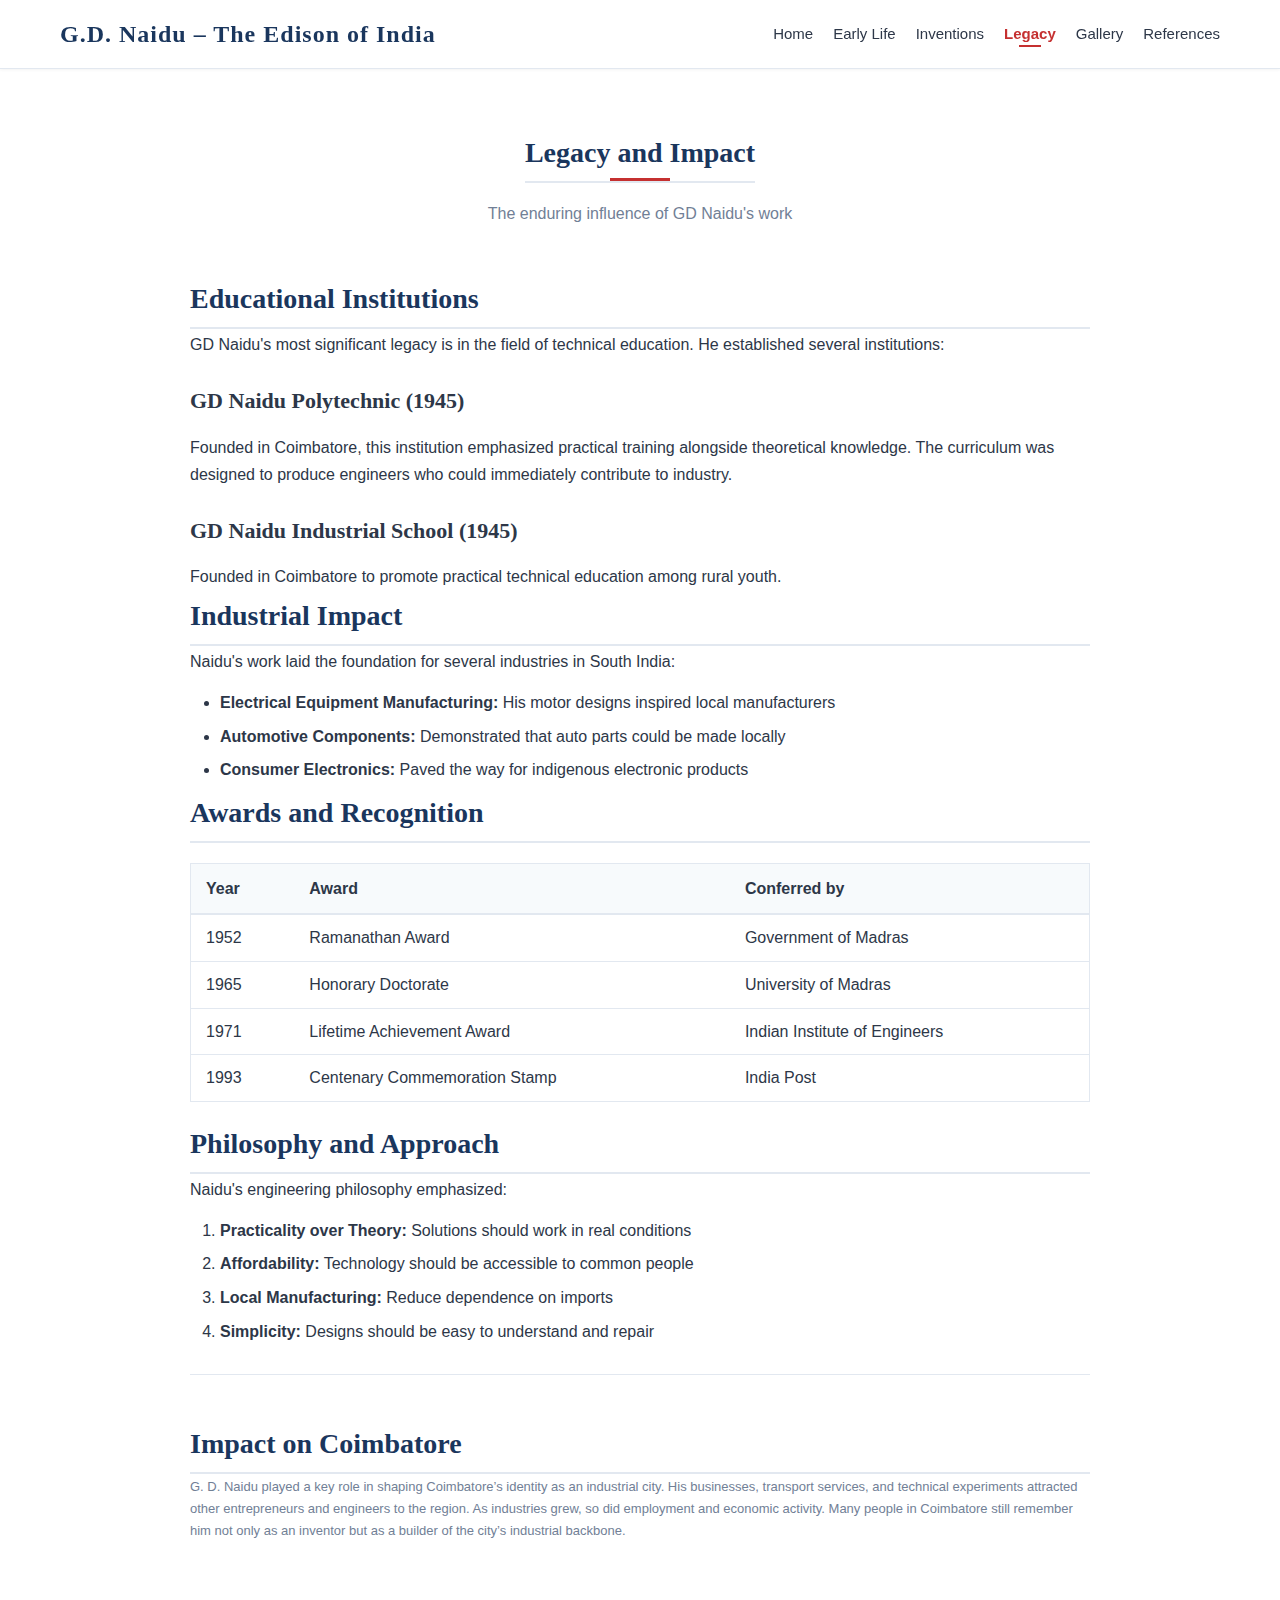
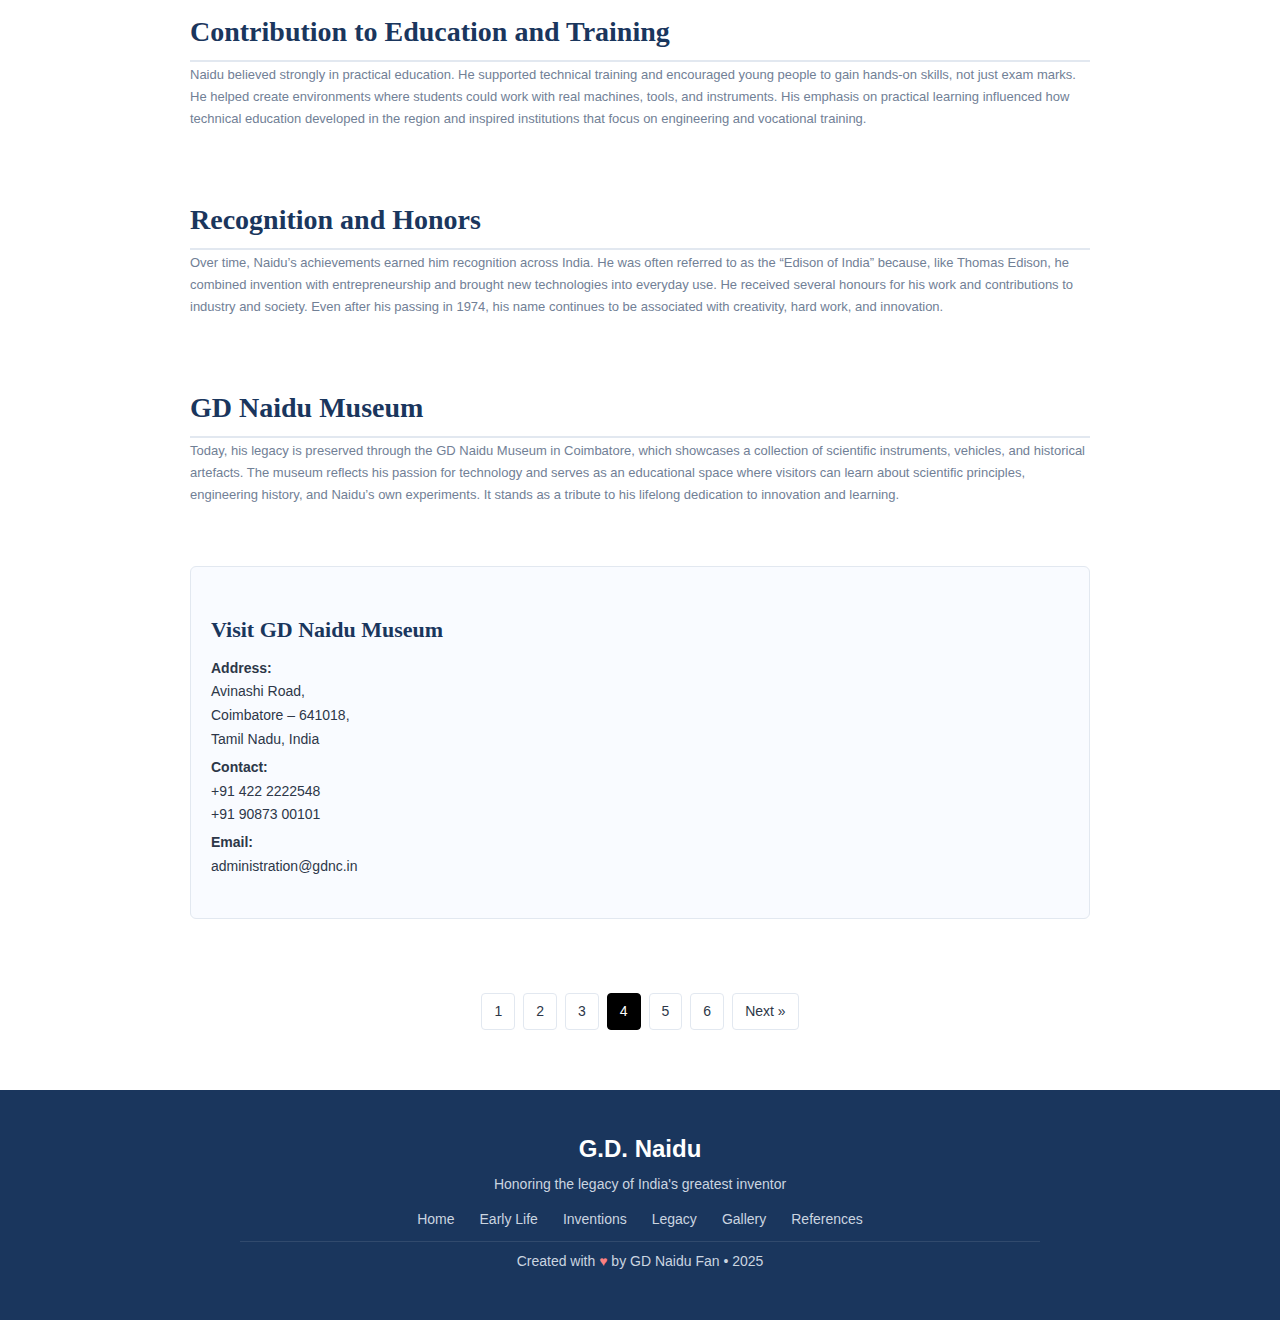
<file: legacy.html>
<!DOCTYPE html>
<html lang="en">
<head>
    <meta charset="UTF-8">
    <meta name="viewport" content="width=device-width, initial-scale=1.0">
    <title>Legacy - GD Naidu</title>
    <link rel="stylesheet" href="styles.css">
</head>
<body>
    <header class="simple-nav">
        <div class="container nav-container">
           <div class="logo">
                <span class="logo-text">G.D. Naidu – The Edison of India</span>
            </div>
            <nav>
                <ul>
                    <li><a href="index.html">Home</a></li>
                    <li><a href="early-life.html">Early Life</a></li>
                    <li><a href="inventions.html">Inventions</a></li>
                    <li><a href="legacy.html" class="active">Legacy</a></li>
                    <li><a href="gallery.html">Gallery</a></li>
                    <li><a href="references.html">References</a></li>
                </ul>
            </nav>
        </div>
    </header>

    <section class="vehicle-section">
        <div class="container wikipedia-content">
            <section class="content-section">

            <div class="section-title">
                <h2>Legacy and Impact</h2>
                <p>The enduring influence of GD Naidu's work</p>
            </div>

            <div class="content-section">
                <h2>Educational Institutions</h2>
                <p>GD Naidu's most significant legacy is in the field of technical education. He established several institutions:</p>
                
                <h3>GD Naidu Polytechnic (1945)</h3>
                <p>Founded in Coimbatore, this institution emphasized practical training alongside theoretical knowledge. The curriculum was designed to produce engineers who could immediately contribute to industry.</p>
                
               <h3>GD Naidu Industrial School (1945)</h3>
<p>Founded in Coimbatore to promote practical technical education among rural youth.</p>
                
                <h2>Industrial Impact</h2>
                <p>Naidu's work laid the foundation for several industries in South India:</p>
                
                <ul>
                    <li><strong>Electrical Equipment Manufacturing:</strong> His motor designs inspired local manufacturers</li>
                    <li><strong>Automotive Components:</strong> Demonstrated that auto parts could be made locally</li>
                    <li><strong>Consumer Electronics:</strong> Paved the way for indigenous electronic products</li>
                </ul>
                
                <h2>Awards and Recognition</h2>
                <table class="content-table">
                    <thead>
                        <tr>
                            <th>Year</th>
                            <th>Award</th>
                            <th>Conferred by</th>
                        </tr>
                    </thead>
                    <tbody>
                        <tr>
                            <td>1952</td>
                            <td>Ramanathan Award</td>
                            <td>Government of Madras</td>
                        </tr>
                        <tr>
                            <td>1965</td>
                            <td>Honorary Doctorate</td>
                            <td>University of Madras</td>
                        </tr>
                        <tr>
                            <td>1971</td>
                            <td>Lifetime Achievement Award</td>
                            <td>Indian Institute of Engineers</td>
                        </tr>
                        <tr>
                            <td>1993</td>
                            <td>Centenary Commemoration Stamp</td>
                            <td>India Post</td>
                        </tr>
                    </tbody>
                </table>
                
                <h2>Philosophy and Approach</h2>
                <p>Naidu's engineering philosophy emphasized:</p>
                
                <ol>
                    <li><strong>Practicality over Theory:</strong> Solutions should work in real conditions</li>
                    <li><strong>Affordability:</strong> Technology should be accessible to common people</li>
                    <li><strong>Local Manufacturing:</strong> Reduce dependence on imports</li>
                    <li><strong>Simplicity:</strong> Designs should be easy to understand and repair</li>
                </ol>
                
                <div class="citation">

                    <section class="content-section">
  <h2>Impact on Coimbatore</h2>
  <p>
    G. D. Naidu played a key role in shaping Coimbatore’s identity as an industrial city. His
    businesses, transport services, and technical experiments attracted other entrepreneurs
    and engineers to the region. As industries grew, so did employment and economic activity.
    Many people in Coimbatore still remember him not only as an inventor but as a builder of
    the city’s industrial backbone.
  </p>
</section>

<section class="content-section">
  <h2>Contribution to Education and Training</h2>
  <p>
    Naidu believed strongly in practical education. He supported technical training and
    encouraged young people to gain hands-on skills, not just exam marks. He helped create
    environments where students could work with real machines, tools, and instruments. His
    emphasis on practical learning influenced how technical education developed in the region
    and inspired institutions that focus on engineering and vocational training.
  </p>
</section>

<section class="content-section">
  <h2>Recognition and Honors</h2>
  <p>
    Over time, Naidu’s achievements earned him recognition across India. He was often referred
    to as the “Edison of India” because, like Thomas Edison, he combined invention with
    entrepreneurship and brought new technologies into everyday use. He received several
    honours for his work and contributions to industry and society. Even after his passing in
    1974, his name continues to be associated with creativity, hard work, and innovation.
  </p>
</section>

<section class="content-section">
  <h2>GD Naidu Museum</h2>
  <p>
    Today, his legacy is preserved through the GD Naidu Museum in Coimbatore, which showcases a
    collection of scientific instruments, vehicles, and historical artefacts. The museum
    reflects his passion for technology and serves as an educational space where visitors can
    learn about scientific principles, engineering history, and Naidu’s own experiments. It
    stands as a tribute to his lifelong dedication to innovation and learning.
  </p>
</section>
<div class="museum-map-box">
  <div class="museum-address">
    <h3>Visit GD Naidu Museum</h3>
    <p><strong>Address:</strong><br>
      Avinashi Road,<br>
      Coimbatore – 641018,<br>
      Tamil Nadu, India
    </p>
    <p><strong>Contact:</strong><br>
      +91 422 2222548<br>
      +91 90873 00101
    </p>
    <p><strong>Email:</strong><br>
      administration@gdnc.in
    </p>
  </div>

  <div class="museum-map">
    <iframe
      src="https://www.google.com/maps?q=GD+Naidu+Science+Museum+Coimbatore&output=embed"
      loading="lazy"
      referrerpolicy="no-referrer-when-downgrade">
    </iframe>
  </div>
</div>

                </div>
            </div>
        </div>
    </section>


<div class="pagination">
    <a href="index.html" class="page">1</a>
    <a href="early-life.html" class="page">2</a>
    <a href="inventions.html" class="page">3</a>
    <a class="page active">4</a>
    <a href="gallery.html" class="page">5</a>
    <a href="references.html" class="page">6</a>
    <a href="gallery.html" class="next">Next »</a>
</div>

    <footer>
        <div class="container">
            <div class="footer-content">
                <div class="footer-left">
                    <div class="footer-logo">G.D. Naidu</div>
                    <div class="footer-tagline">Honoring the legacy of India's greatest inventor</div>
                    
                    <div class="footer-nav">
                        <a href="index.html">Home</a>
                        <a href="early-life.html">Early Life</a>
                        <a href="inventions.html">Inventions</a>
                        <a href="legacy.html">Legacy</a>
                        <a href="gallery.html">Gallery</a>
                        <a href="references.html">References</a>
                    </div>
                </div>
                
                </div>
            </div>
            
            <div class="copyright">
                <div class="footer-tagline">Created with <span>♥</span> by GD Naidu Fan • 2025</div>
            </div>
        </div>
    </footer>

    <script src="scripts.js"></script>
</body>
</html>
</file>
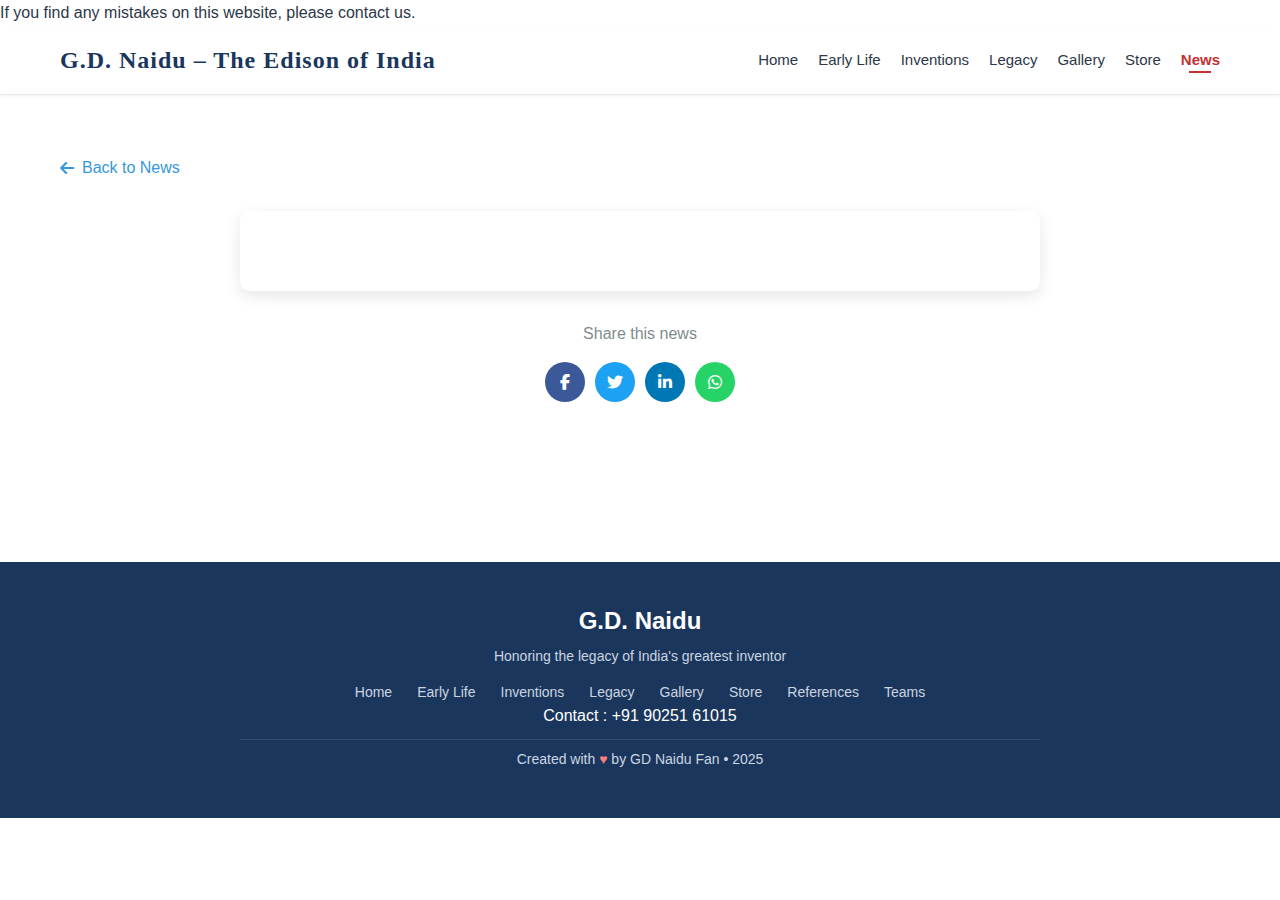
<file: news-detail.html>
<!DOCTYPE html>
<html lang="en">
<head>
    <meta charset="UTF-8">
    <meta name="viewport" content="width=device-width, initial-scale=1.0">
    <title>News Detail - GD Naidu</title>
    <link rel="stylesheet" href="https://cdnjs.cloudflare.com/ajax/libs/font-awesome/6.4.0/css/all.min.css">
    <link rel="stylesheet" href="styles.css">
    <style>
        .news-detail-page {
            padding: 60px 0 40px;
        }
        
        .back-button {
            margin-bottom: 30px;
        }
        
        .back-button a {
            display: inline-flex;
            align-items: center;
            color: #3498db;
            text-decoration: none;
            font-weight: 500;
        }
        
        .back-button a:hover {
            color: #2980b9;
        }
        
        .back-button i {
            margin-right: 8px;
        }
        
        .news-detail-container {
            max-width: 800px;
            margin: 0 auto;
            background: white;
            border-radius: 10px;
            padding: 40px;
            box-shadow: 0 5px 15px rgba(0,0,0,0.1);
        }
        
        .news-detail-header {
            margin-bottom: 30px;
        }
        
        .news-detail-source {
            display: flex;
            align-items: center;
            margin-bottom: 15px;
        }
        
        .detail-source-logo {
            font-weight: bold;
            color: #e74c3c;
            font-size: 1.1rem;
            margin-right: 15px;
        }
        
        .detail-date {
            color: #95a5a6;
        }
        
        .news-detail-title {
            font-size: 2rem;
            color: #2c3e50;
            margin-bottom: 20px;
            line-height: 1.3;
        }
        
        .news-detail-image {
            margin: 30px 0;
            border-radius: 10px;
            overflow: hidden;
        }
        
        .news-detail-image img {
            width: 100%;
            height: auto;
            display: block;
        }
        
        .news-detail-content {
            line-height: 1.8;
            color: #34495e;
            font-size: 1.1rem;
        }
        
        .news-detail-content p {
            margin-bottom: 20px;
        }
        
        .news-detail-content h2 {
            color: #2c3e50;
            margin: 30px 0 15px;
        }
        
        .news-detail-content blockquote {
            border-left: 4px solid #3498db;
            padding-left: 20px;
            margin: 20px 0;
            font-style: italic;
            color: #555;
        }
        
        .detail-tags {
            display: flex;
            flex-wrap: wrap;
            gap: 10px;
            margin: 30px 0;
            padding-top: 20px;
            border-top: 1px solid #eee;
        }
        
        .detail-tag {
            background: #f8f9fa;
            color: #3498db;
            padding: 6px 15px;
            border-radius: 20px;
            font-size: 0.9rem;
            font-weight: 500;
        }
        
        .news-navigation {
            display: flex;
            justify-content: space-between;
            margin-top: 40px;
            padding-top: 20px;
            border-top: 1px solid #eee;
        }
        
        .nav-button {
            display: inline-flex;
            align-items: center;
            color: #3498db;
            text-decoration: none;
            font-weight: 500;
            padding: 10px 20px;
            border-radius: 5px;
            transition: all 0.3s ease;
        }
        
        .nav-button:hover {
            background: #f8f9fa;
            transform: translateX(5px);
        }
        
        .nav-button.prev i {
            margin-right: 8px;
        }
        
        .nav-button.next i {
            margin-left: 8px;
        }
        
        .share-news {
            text-align: center;
            margin: 30px 0;
        }
        
        .share-title {
            margin-bottom: 15px;
            color: #7f8c8d;
        }
        
        .share-buttons {
            display: flex;
            justify-content: center;
            gap: 10px;
        }
        
        .share-button {
            display: inline-flex;
            align-items: center;
            justify-content: center;
            width: 40px;
            height: 40px;
            border-radius: 50%;
            color: white;
            text-decoration: none;
            transition: transform 0.3s ease;
        }
        
        .share-button.facebook {
            background: #3b5998;
        }
        
        .share-button.twitter {
            background: #1da1f2;
        }
        
        .share-button.linkedin {
            background: #0077b5;
        }
        
        .share-button.whatsapp {
            background: #25d366;
        }
        
        .share-button:hover {
            transform: translateY(-3px);
        }
        
        .related-news {
            margin-top: 60px;
        }
        
        .related-title {
            text-align: center;
            margin-bottom: 30px;
            color: #2c3e50;
        }
        
        .related-grid {
            display: grid;
            grid-template-columns: repeat(auto-fill, minmax(300px, 1fr));
            gap: 20px;
        }
        
        .related-card {
            background: white;
            border-radius: 8px;
            padding: 20px;
            box-shadow: 0 3px 10px rgba(0,0,0,0.1);
            transition: transform 0.3s ease;
            cursor: pointer;
        }
        
        .related-card:hover {
            transform: translateY(-5px);
        }
        
        .related-card h4 {
            color: #2c3e50;
            margin-bottom: 10px;
            font-size: 1.1rem;
        }
        
        @media (max-width: 768px) {
            .news-detail-container {
                padding: 20px;
                margin: 0 15px;
            }
            
            .news-detail-title {
                font-size: 1.5rem;
            }
            
            .related-grid {
                grid-template-columns: 1fr;
            }
        }
    </style>
</head>
<body>
  <div class="top-notice">
    If you find any mistakes on this website, please contact us.
  </div>

  <!-- Professional Navigation -->
  <header class="simple-nav">
    <div class="container nav-container">
      <div class="logo">
        <span class="logo-text">G.D. Naidu – The Edison of India</span>
      </div>
      <nav>
        <ul>
          <li><a href="index.html">Home</a></li>
          <li><a href="early-life.html">Early Life</a></li>
          <li><a href="inventions.html">Inventions</a></li>
          <li><a href="legacy.html">Legacy</a></li>
          <li><a href="gallery.html">Gallery</a></li>
          <li><a href="store.html">Store</a></li>
          <li><a href="news.html" class="active">News</a></li>
        </ul>
      </nav>
    </div>
  </header>

  <!-- News Detail Section -->
  <section class="news-detail-page">
    <div class="container">
      <div class="back-button">
        <a href="news.html"><i class="fas fa-arrow-left"></i> Back to News</a>
      </div>
      
      <div class="news-detail-container" id="newsDetail">
        <!-- News content will be loaded here by JavaScript -->
      </div>
      
      <!-- Share Section -->
      <div class="share-news">
        <div class="share-title">Share this news</div>
        <div class="share-buttons">
          <a href="#" class="share-button facebook"><i class="fab fa-facebook-f"></i></a>
          <a href="#" class="share-button twitter"><i class="fab fa-twitter"></i></a>
          <a href="#" class="share-button linkedin"><i class="fab fa-linkedin-in"></i></a>
          <a href="#" class="share-button whatsapp"><i class="fab fa-whatsapp"></i></a>
        </div>
      </div>
      
      <!-- Related News -->
      <div class="related-news">
        <div class="related-grid" id="relatedNews">
          <!-- Related news will be loaded here -->
        </div>
      </div>
    </div>
  </section>

  <!-- Footer -->
  <footer>
    <div class="container">
      <div class="footer-content">
        <div class="footer-left">
          <div class="footer-logo">G.D. Naidu</div>
          <div class="footer-tagline">Honoring the legacy of India's greatest inventor</div>
          
          <div class="footer-nav">
                        <a href="index.html">Home</a>
                        <a href="early-life.html">Early Life</a>
                        <a href="inventions.html">Inventions</a>
                        <a href="legacy.html">Legacy</a>
                        <a href="gallery.html">Gallery</a>
                        <a href="store.html">Store</a>
                        <a href="references.html">References</a>   
                        <a href="team.html">Teams</a> 
          </div>
          <div class="footer-contact-line">
            Contact : +91 90251 61015
          </div>
        </div>
      </div>
      
      <div class="copyright">
        <div class="footer-tagline">Created with <span>♥</span> by GD Naidu Fan • 2025</div>
      </div>
    </div>
  </footer>

<script src="news-data.js"></script>

<script>
const params = new URLSearchParams(window.location.search);
const id = parseInt(params.get("id"));

const article = newsData.find(n => n.id === id);

document.getElementById("newsDetail").innerHTML = `
  <h1>${article.title}</h1>
  <p><b>${article.source}</b> - ${article.date}</p>
  <img src="${article.image}" style="width:100%;border-radius:10px">
  <p style="margin-top:20px">${article.excerpt}</p>
`;
</script>

</body>
</html>
</file>
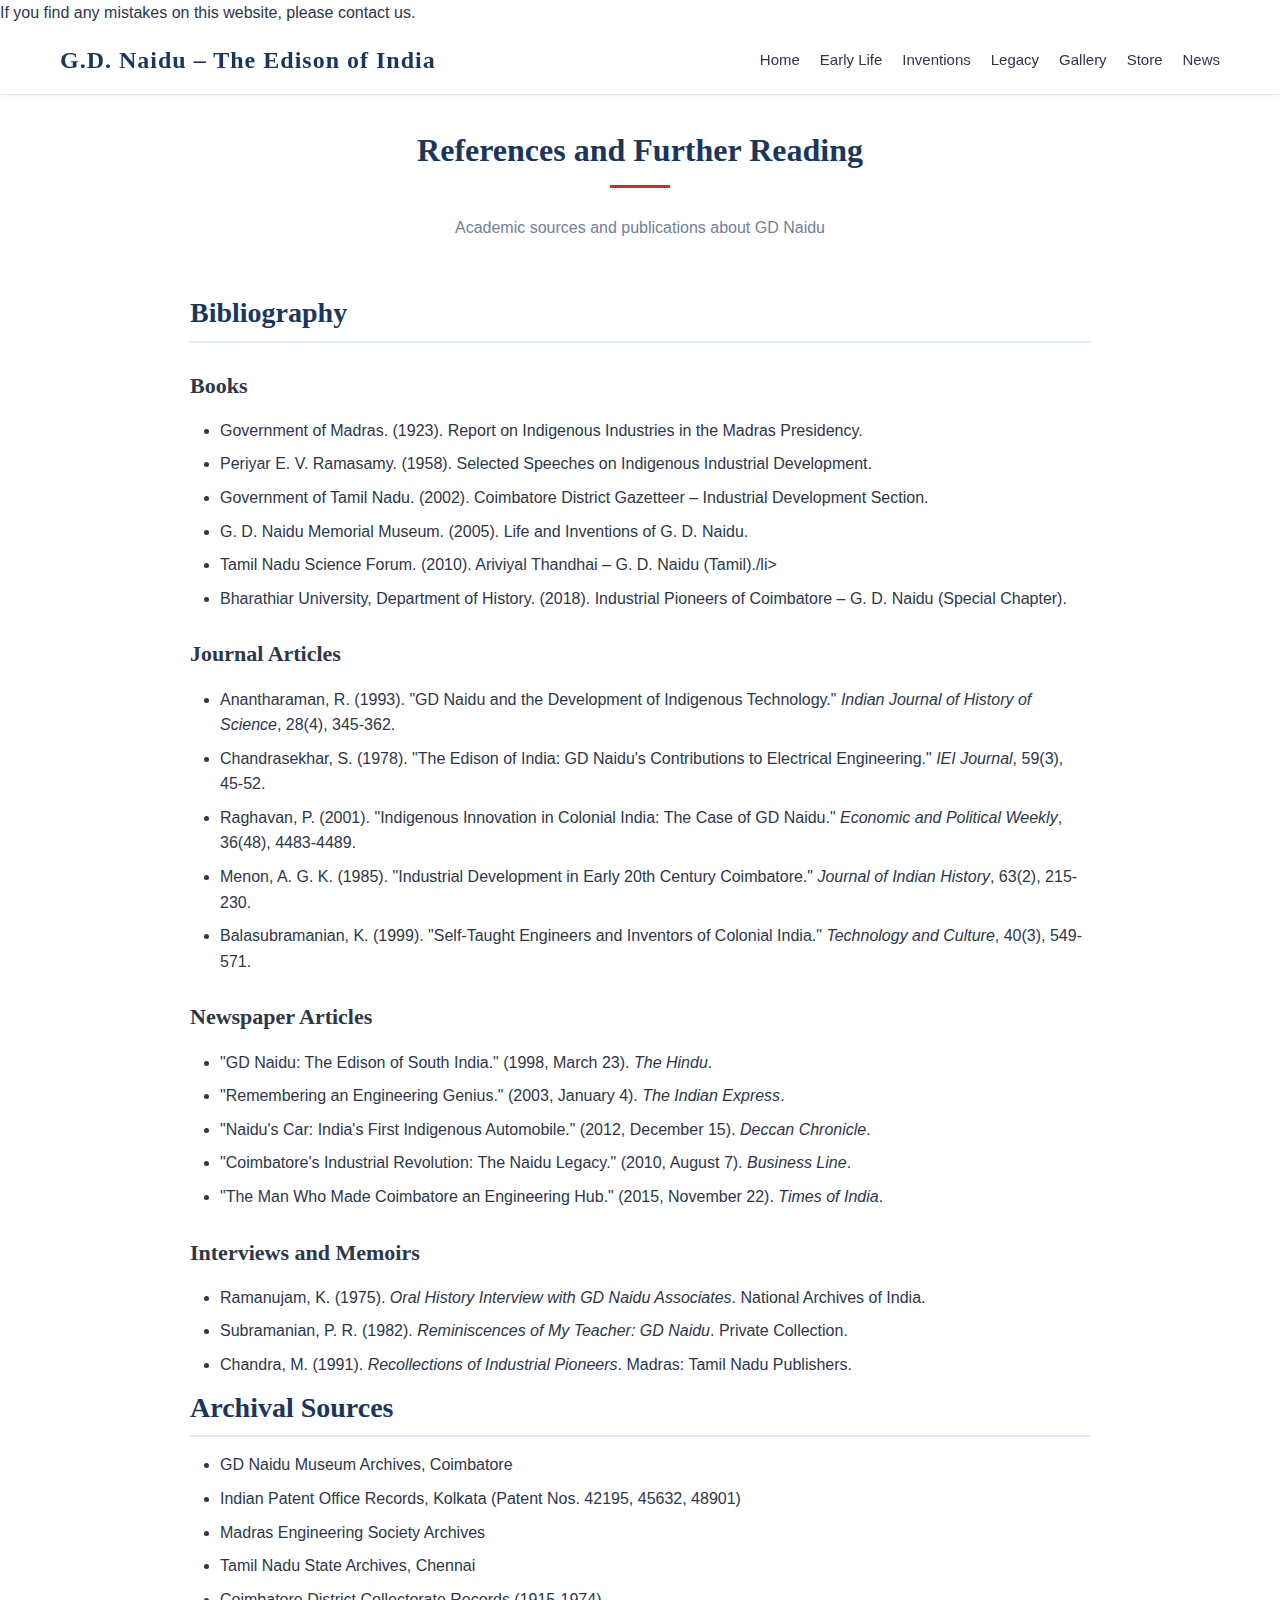
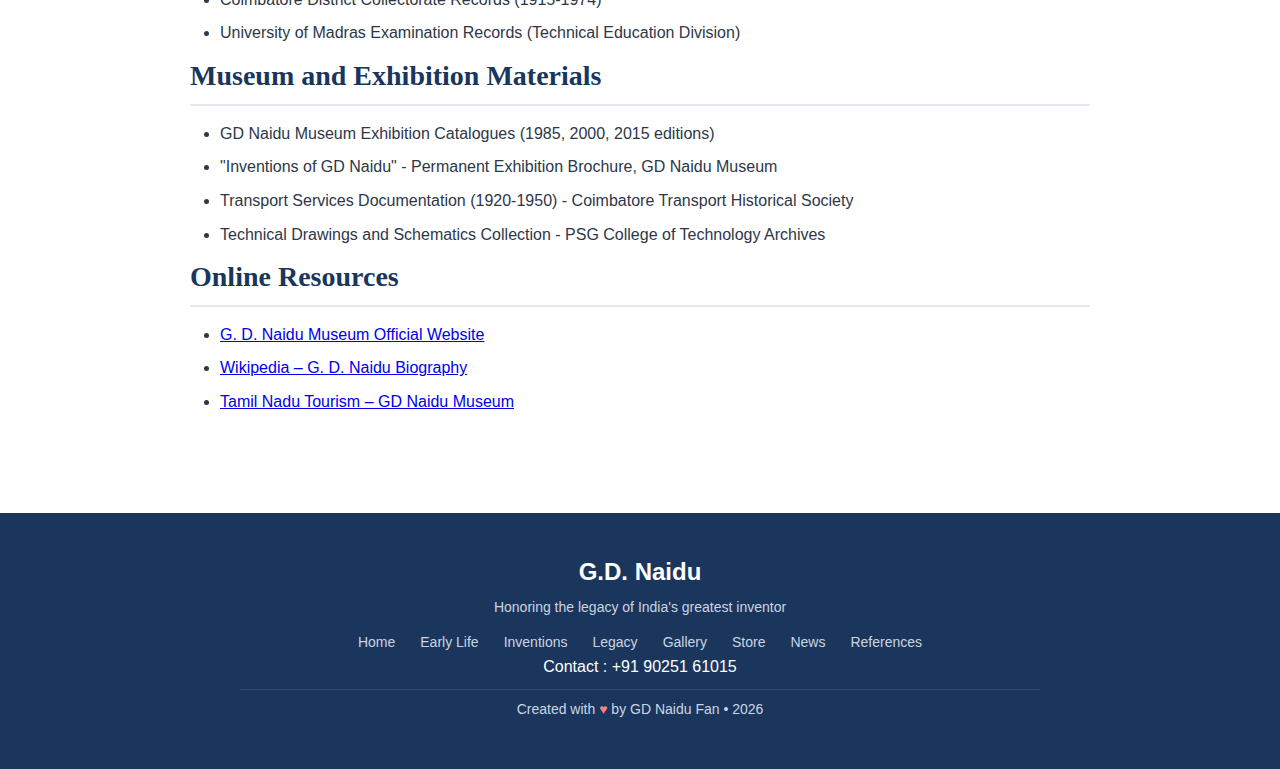
<file: references.html>
<!DOCTYPE html>
<html lang="en">
<head>
    <meta charset="UTF-8">
    <meta name="viewport" content="width=device-width, initial-scale=1.0">
    <title>References - GD Naidu</title>
    <link rel="stylesheet" href="styles.css">
</head>
<body>
      <div class="top-notice">
    If you find any mistakes on this website, please contact us.
    </div>
    <header class="simple-nav">
        <div class="container nav-container">
           <div class="logo">
                <span class="logo-text">G.D. Naidu – The Edison of India</span>
            </div>
            <nav>
                <ul>
                    <li><a href="index.html">Home</a></li>
                    <li><a href="early-life.html">Early Life</a></li>
                    <li><a href="inventions.html">Inventions</a></li>
                    <li><a href="legacy.html">Legacy</a></li>
                    <li><a href="gallery.html">Gallery</a></li>
                    <li><a href="store.html">Store</a></li>
                    <li><a href="news.html">News</a></li>
                </ul>
            </nav>
        </div>
    </header>

    <section class="timeline">
        <div class="container wikipedia-content">
            <div class="section-title">
                <h2>References and Further Reading</h2>
                <p>Academic sources and publications about GD Naidu</p>
            </div>

            <div class="content-section">
                <h2>Bibliography</h2>
                
                <h3>Books</h3>
                <ul>
                    <li>Government of Madras. (1923). Report on Indigenous Industries in the Madras Presidency.</li>
                    <li>Periyar E. V. Ramasamy. (1958). Selected Speeches on Indigenous Industrial Development.</li>
                    <li>Government of Tamil Nadu. (2002). Coimbatore District Gazetteer – Industrial Development Section.</li>
                    <li>G. D. Naidu Memorial Museum. (2005). Life and Inventions of G. D. Naidu.</li>
                    <li>Tamil Nadu Science Forum. (2010). Ariviyal Thandhai – G. D. Naidu (Tamil)./li>
                    <li>Bharathiar University, Department of History. (2018). Industrial Pioneers of Coimbatore – G. D. Naidu (Special Chapter).</li>
                </ul>
                
                <h3>Journal Articles</h3>
                <ul>
                    <li>Anantharaman, R. (1993). "GD Naidu and the Development of Indigenous Technology." <em>Indian Journal of History of Science</em>, 28(4), 345-362.</li>
                    <li>Chandrasekhar, S. (1978). "The Edison of India: GD Naidu's Contributions to Electrical Engineering." <em>IEI Journal</em>, 59(3), 45-52.</li>
                    <li>Raghavan, P. (2001). "Indigenous Innovation in Colonial India: The Case of GD Naidu." <em>Economic and Political Weekly</em>, 36(48), 4483-4489.</li>
                    <li>Menon, A. G. K. (1985). "Industrial Development in Early 20th Century Coimbatore." <em>Journal of Indian History</em>, 63(2), 215-230.</li>
                    <li>Balasubramanian, K. (1999). "Self-Taught Engineers and Inventors of Colonial India." <em>Technology and Culture</em>, 40(3), 549-571.</li>
                </ul>
                
                <h3>Newspaper Articles</h3>
                <ul>
                    <li>"GD Naidu: The Edison of South India." (1998, March 23). <em>The Hindu</em>.</li>
                    <li>"Remembering an Engineering Genius." (2003, January 4). <em>The Indian Express</em>.</li>
                    <li>"Naidu's Car: India's First Indigenous Automobile." (2012, December 15). <em>Deccan Chronicle</em>.</li>
                    <li>"Coimbatore's Industrial Revolution: The Naidu Legacy." (2010, August 7). <em>Business Line</em>.</li>
                    <li>"The Man Who Made Coimbatore an Engineering Hub." (2015, November 22). <em>Times of India</em>.</li>
                </ul>
                
                <h3>Interviews and Memoirs</h3>
                <ul>
                    <li>Ramanujam, K. (1975). <em>Oral History Interview with GD Naidu Associates</em>. National Archives of India.</li>
                    <li>Subramanian, P. R. (1982). <em>Reminiscences of My Teacher: GD Naidu</em>. Private Collection.</li>
                    <li>Chandra, M. (1991). <em>Recollections of Industrial Pioneers</em>. Madras: Tamil Nadu Publishers.</li>
                </ul>
                
                <h2>Archival Sources</h2>
                <ul>
                    <li>GD Naidu Museum Archives, Coimbatore</li>
                    <li>Indian Patent Office Records, Kolkata (Patent Nos. 42195, 45632, 48901)</li>
                    <li>Madras Engineering Society Archives</li>
                    <li>Tamil Nadu State Archives, Chennai</li>
                    <li>Coimbatore District Collectorate Records (1915-1974)</li>
                    <li>University of Madras Examination Records (Technical Education Division)</li>
                </ul>
                
                <h2>Museum and Exhibition Materials</h2>
                <ul>
                    <li>GD Naidu Museum Exhibition Catalogues (1985, 2000, 2015 editions)</li>
                    <li>"Inventions of GD Naidu" - Permanent Exhibition Brochure, GD Naidu Museum</li>
                    <li>Transport Services Documentation (1920-1950) - Coimbatore Transport Historical Society</li>
                    <li>Technical Drawings and Schematics Collection - PSG College of Technology Archives</li>
                </ul>
                
                <h2>Online Resources</h2>
<ul>
  <li><a href="https://gedeecarmuseum.com/" target="_blank">G. D. Naidu Museum Official Website</a></li>
  <li><a href="https://en.wikipedia.org/wiki/G._D._Naidu" target="_blank">Wikipedia – G. D. Naidu Biography</a></li>
  <li><a href="https://www.tamilnadutourism.com/destinations/coimbatore/gd-naidu-museum.php" target="_blank">Tamil Nadu Tourism – GD Naidu Museum</a></li>
</ul>

                
            </div>
        </div>
    </section>

    <footer>
        <div class="container">
            <div class="footer-content">
                <div class="footer-left">
                    <div class="footer-logo">G.D. Naidu</div>
                    <div class="footer-tagline">Honoring the legacy of India's greatest inventor</div>
                    
                    <div class="footer-nav">
                        <a href="index.html">Home</a>
                        <a href="early-life.html">Early Life</a>
                        <a href="inventions.html">Inventions</a>
                        <a href="legacy.html">Legacy</a>
                        <a href="gallery.html">Gallery</a>
                        <a href="store.html">Store</a>
                        <a href="news.html">News</a> 
                        <a href="references.html">References</a>   
                    </div>
                                        <div class="footer-contact-line">
    Contact : +91 90251 61015
</div>
                </div>
                
                </div>
            </div>
            
            <div class="copyright">
                <div class="footer-tagline">Created with <span>♥</span> by GD Naidu Fan • 2026</div>
                
            </div>
        </div>
    </footer>

    <script src="scripts.js"></script>
</body>
</html>
</file>
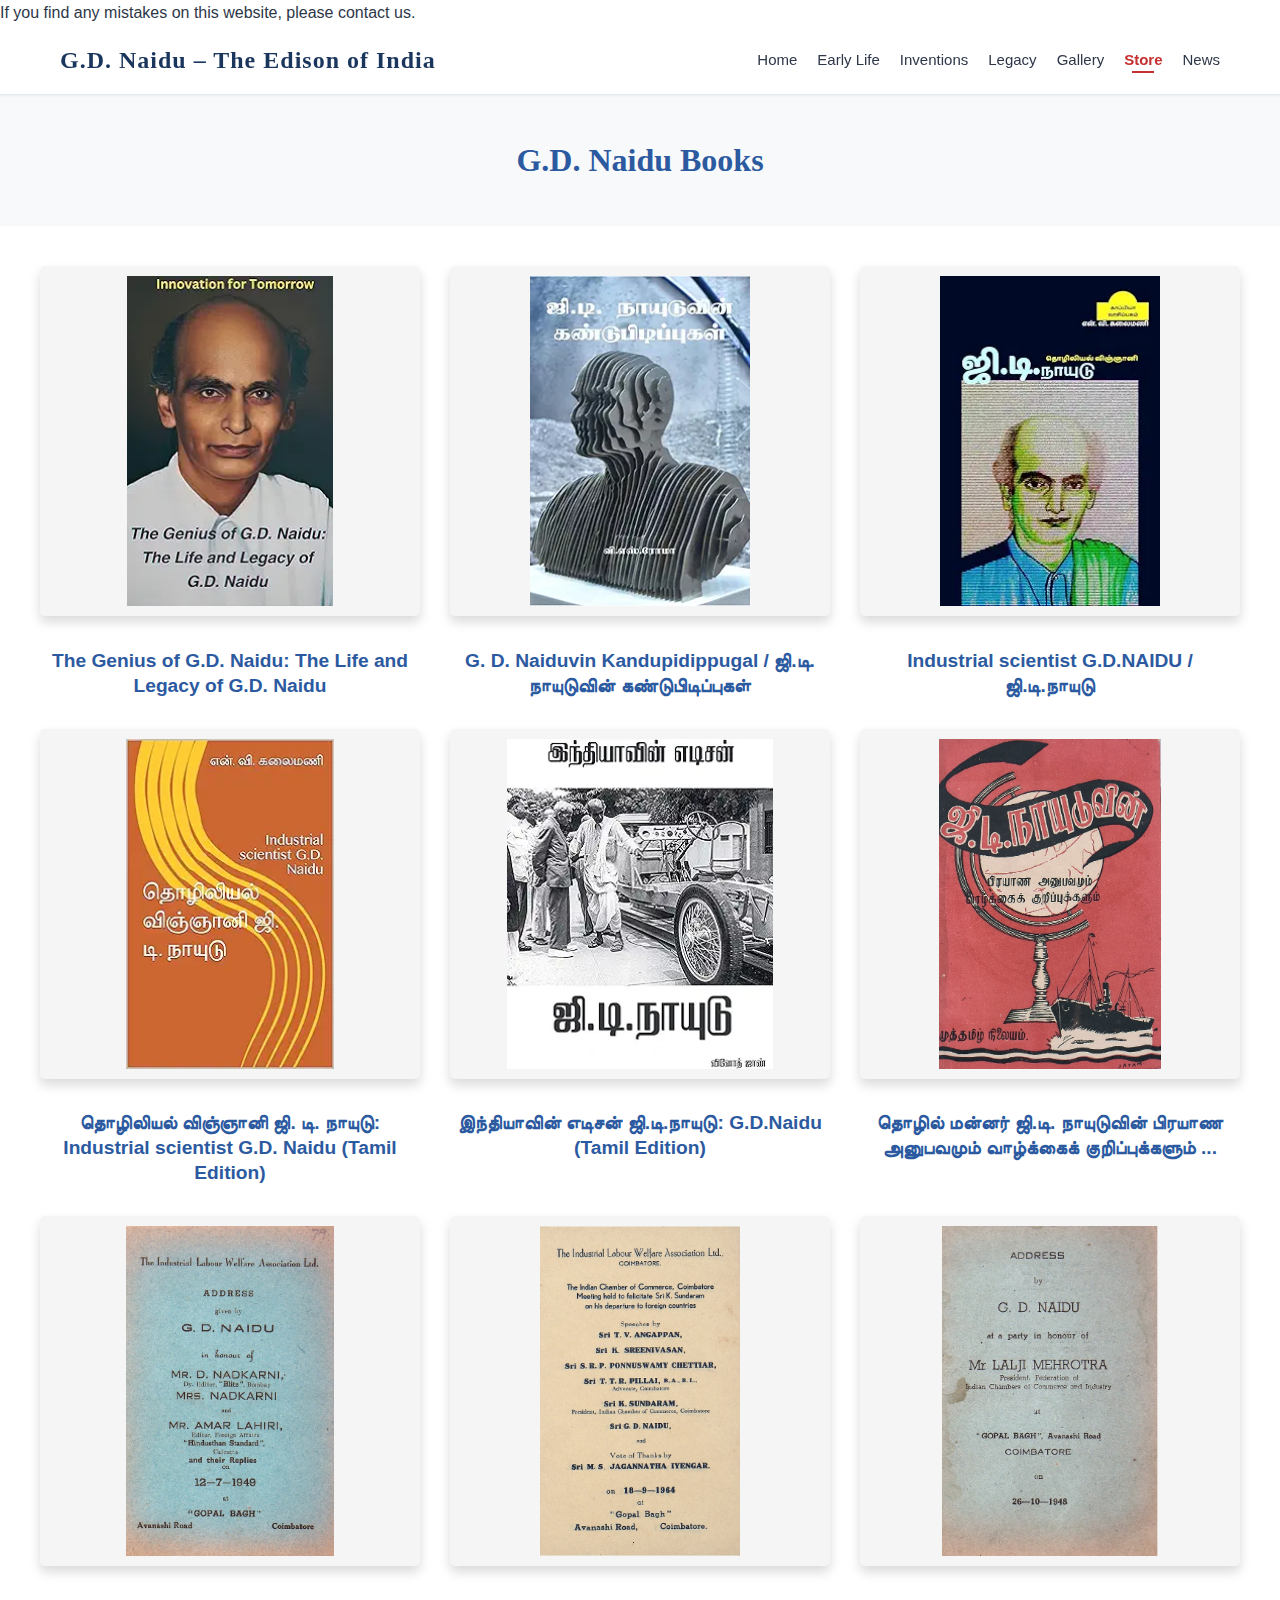
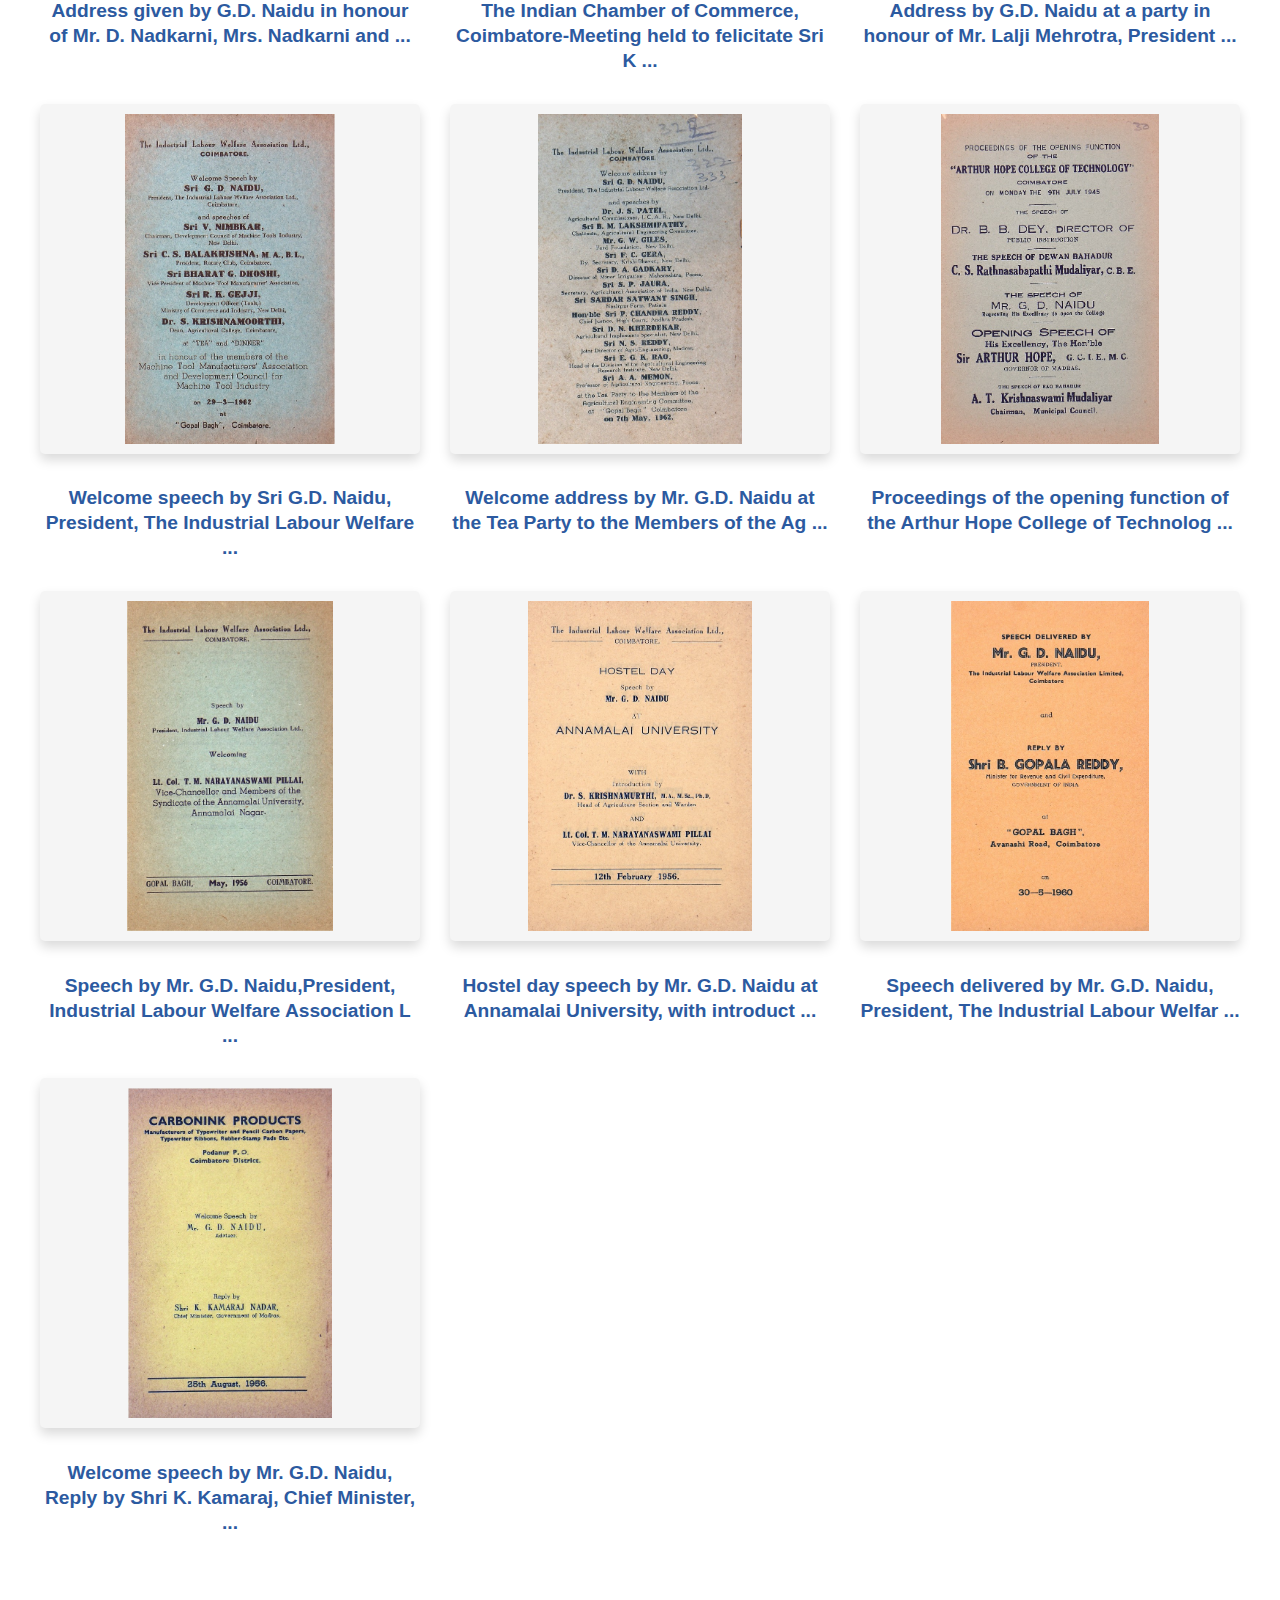
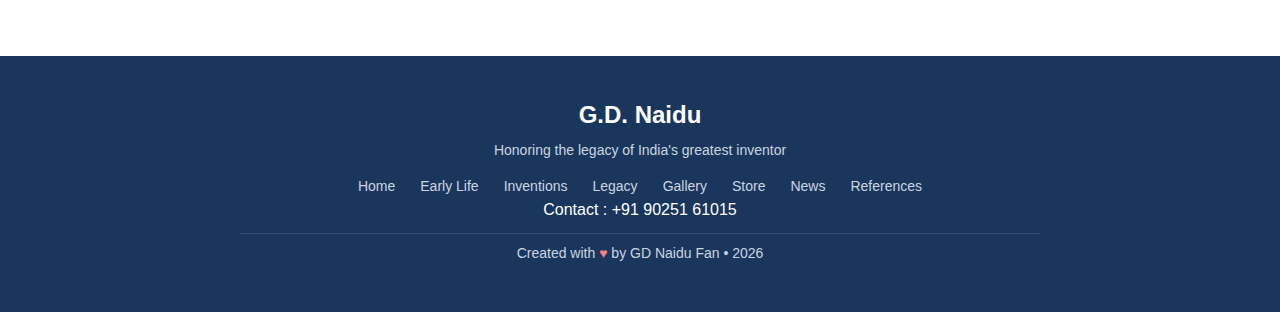
<file: store.html>
<!DOCTYPE html>
<html lang="en">
<head>
    <meta charset="UTF-8">
    <meta name="viewport" content="width=device-width, initial-scale=1.0">
    <title>GD Naidu Books - Store</title>
    <link rel="stylesheet" href="https://cdnjs.cloudflare.com/ajax/libs/font-awesome/6.4.0/css/all.min.css">
    <link rel="stylesheet" href="styles.css">
    <style>
        /* Store Styles */
        .store-hero {
            text-align: center;
            padding: 40px 0 30px;
            background: #f8f9fa;
        }
        
        .store-hero h1 {
            color: #2c5aa0;
            margin-bottom: 10px;
        }
        
        .store-container {
            padding: 40px 0 60px;
        }
            /* 3x3 Grid */
    .books-grid-3x3 {
        display: grid;
        grid-template-columns: repeat(3, 1fr);
        gap: 30px;
        max-width: 1200px;
        margin: 0 auto;
    }
    
    .book-item {
        text-align: center;
        transition: transform 0.3s ease;
    }
    
    .book-item:hover {
        transform: translateY(-5px);
    }
    
    .book-cover {
        width: 100%;
        height: 350px; /* Increased height for better book display */
        object-fit: contain; /* Changed to contain to show full book */
        border-radius: 5px;
        box-shadow: 0 6px 12px rgba(0, 0, 0, 0.15);
        margin-bottom: 15px;
        background-color: #f5f5f5; /* Background for books */
        padding: 10px; /* Space around book image */
    }
    
    .book-title {
        font-weight: 600;
        color: #2c5aa0;
        font-size: 1.2em;
        line-height: 1.3;
        margin-top: 10px;
    }
        
        /* Responsive */
        @media (max-width: 900px) {
            .books-grid-3x3 {
                grid-template-columns: repeat(2, 1fr);
                gap: 20px;
                padding: 0 20px;
            }
        }
        
        @media (max-width: 600px) {
            .books-grid-3x3 {
                grid-template-columns: 1fr;
                max-width: 300px;
            }
            
            .book-cover {
                height: 250px;
            }
        }
    </style>
</head>
<body>
    <div class="top-notice">
        If you find any mistakes on this website, please contact us.
    </div>

    <!-- Professional Navigation -->
    <header class="simple-nav">
        <div class="container nav-container">
            <div class="logo">
                <span class="logo-text">G.D. Naidu – The Edison of India</span>
            </div>
            <nav>
                <ul>
                    <li><a href="index.html" >Home</a></li>
                    <li><a href="early-life.html">Early Life</a></li>
                    <li><a href="inventions.html">Inventions</a></li>
                    <li><a href="legacy.html">Legacy</a></li>
                    <li><a href="gallery.html">Gallery</a></li>
                    <li><a href="store.html"class="active">Store</a></li>
                    <li><a href="news.html">News</a></li>
                </ul>
            </nav>
        </div>
    </header>


    <!-- Store Header -->
    <section class="store-hero">
        <div class="container">
            <h1>G.D. Naidu Books</h1>
        </div>
    </section>

    <!-- 3x3 Books Grid -->
    <div class="container store-container">
        <div class="books-grid-3x3">
            <!-- Book 1 -->
            <div class="book-item">
                <img src="book/book1.png" alt="Innovation for Tomorrow" class="book-cover">
                <div class="book-title">The Genius of G.D. Naidu: The Life and Legacy of G.D. Naidu</div>
            </div>

            <!-- Book 2 -->
            <div class="book-item">
                <img src="book/book2.png" alt="The Genius of G.D. Naidu" class="book-cover">
                <div class="book-title">G. D. Naiduvin Kandupidippugal / ஜி.டி. நாயுடுவின் கண்டுபிடிப்புகள்</div>
            </div>

            <!-- Book 3 -->
            <div class="book-item">
                <img src="book/book3.png" alt="The Life and Legacy of G.D. Naidu" class="book-cover">
                <div class="book-title">Industrial scientist G.D.NAIDU / ஜி.டி.நாயுடு</div>
            </div>

            <!-- Rest of the books (Book 4-9) -->
            <div class="book-item">
                <img src="book/book4.png" alt="Electric Motor Designs" class="book-cover">
                <div class="book-title">தொழிலியல் விஞ்ஞானி ஜி. டி. நாயுடு: Industrial scientist G.D. Naidu (Tamil Edition)</div>
            </div>

            <div class="book-item">
                <img src="book/book5.png" alt="Self-Made Inventor" class="book-cover">
                <div class="book-title">இந்தியாவின் எடிசன் ஜி.டி.நாயுடு: G.D.Naidu (Tamil Edition)</div>
            </div>

            <div class="book-item">
                <img src="book/book6.png" alt="Industrial Legacy" class="book-cover">
                <div class="book-title">தொழில் மன்னர் ஜி.டி. நாயுடுவின் பிரயாண அனுபவமும் வாழ்க்கைக் குறிப்புக்களும் ...</div>
            </div>

            <div class="book-item">
                <img src="book/book7.png" alt="Automobile Innovations" class="book-cover">
                <div class="book-title">Address given by G.D. Naidu in honour of Mr. D. Nadkarni, Mrs. Nadkarni and ...</div>
            </div>

            <div class="book-item">
                <img src="book/book8.png" alt="Formative Years" class="book-cover">
                <div class="book-title">The Indian Chamber of Commerce, Coimbatore-Meeting held to felicitate Sri K ...</div>
            </div>

            <div class="book-item">
                <img src="book/book9.png" alt="Transport Revolution" class="book-cover">
                <div class="book-title">Address by G.D. Naidu at a party in honour of Mr. Lalji Mehrotra, President ...</div>
            </div>

                        <div class="book-item">
                <img src="book/book10.png" alt="Transport Revolution" class="book-cover">
                <div class="book-title">Welcome speech by Sri G.D. Naidu, President, The Industrial Labour Welfare ...</div>
            </div>

                                    <div class="book-item">
                <img src="book/book11.png" alt="Transport Revolution" class="book-cover">
                <div class="book-title">Welcome address by Mr. G.D. Naidu at the Tea Party to the Members of the Ag ...</div>
            </div>

                                    <div class="book-item">
                <img src="book/book12.png" alt="Transport Revolution" class="book-cover">
                <div class="book-title">Proceedings of the opening function of the Arthur Hope College of Technolog ...</div>
            </div>

                                    <div class="book-item">
                <img src="book/book13.png" alt="Transport Revolution" class="book-cover">
                <div class="book-title">Speech by Mr. G.D. Naidu,President, Industrial Labour Welfare Association L ...</div>
            </div>

                                              <div class="book-item">
                <img src="book/book14.png" alt="Transport Revolution" class="book-cover">
                <div class="book-title">Hostel day speech by Mr. G.D. Naidu at Annamalai University, with introduct ...</div>
            </div>

                                              <div class="book-item">
                <img src="book/book15.png" alt="Transport Revolution" class="book-cover">
                <div class="book-title">Speech delivered by Mr. G.D. Naidu, President, The Industrial Labour Welfar ...</div>
            </div>

                                              <div class="book-item">
                <img src="book/book16.png" alt="Transport Revolution" class="book-cover">
                <div class="book-title">Welcome speech by Mr. G.D. Naidu, Reply by Shri K. Kamaraj, Chief Minister, ...</div>
            </div>
        </div>
    </div>

    <!-- Footer -->
    <footer>
        <div class="container">
            <div class="footer-content">
                <div class="footer-left">
                    <div class="footer-logo">G.D. Naidu</div>
                    <div class="footer-tagline">Honoring the legacy of India's greatest inventor</div>
                    
                    <div class="footer-nav">
                        <a href="index.html">Home</a>
                        <a href="early-life.html">Early Life</a>
                        <a href="inventions.html">Inventions</a>
                        <a href="legacy.html">Legacy</a>
                        <a href="gallery.html">Gallery</a>
                        <a href="store.html">Store</a>
                        <a href="news.html">News</a> 
                        <a href="references.html">References</a>   
                    </div>
                    <div class="footer-contact-line">
                        Contact : +91 90251 61015
                    </div>
                </div>
            </div>
            
            <div class="copyright">
                <div class="footer-tagline">Created with <span>♥</span> by GD Naidu Fan • 2026</div>
            </div>
        </div>
    </footer>
</body>
</html>
</file>
<file: styles.css>
* {
    margin: 0;
    padding: 0;
    box-sizing: border-box;
}

:root {
    --primary: #1a365d;
    --secondary: #2d3748;
    --accent: #c53030;
    --light: #f7fafc;
    --text: #2d3748;
    --text-light: #718096;
    --border: #e2e8f0;
    --shadow: 0 2px 10px rgba(0, 0, 0, 0.05);
    --transition: all 0.3s ease;
}

body {
    font-family: 'Inter', sans-serif;
    line-height: 1.6;
    color: var(--text);
    background-color: white;
    font-weight: 400;
}

h1, h2, h3, h4, h5 {
    font-family: 'Merriweather', serif;
    font-weight: 700;
    color: var(--primary);
    margin-bottom: 0.75rem;
}

.container {
    width: 100%;
    max-width: 1200px;
    margin: 0 auto;
    padding: 0 20px;
}

section {
  padding: 30px 0;
}

section:empty {
  display: none;
}


/* Professional Navigation */
.simple-nav {
    background-color: white;
    border-bottom: 1px solid var(--border);
    position: sticky;
    top: 0;
    z-index: 100;
    padding: 15px 0;
    box-shadow: 0 1px 3px rgba(0, 0, 0, 0.05);
}

.nav-container {
    display: flex;
    justify-content: space-between;
    align-items: center;
}

.logo {
    font-size: 22px;
    font-weight: 900;
    color: var(--primary);
    display: flex;
    align-items: center;
    gap: 8px;
    letter-spacing: -0.5px;
}

.logo i {
    color: var(--accent);
}

nav ul {
    display: flex;
    list-style: none;
    gap: 25px;
}

nav a {
    text-decoration: none;
    color: var(--text);
    font-weight: 500;
    font-size: 15px;
    transition: var(--transition);
    position: relative;
    padding: 5px 0;
}

nav a:hover {
    color: var(--accent);
}

nav a.active {
    color: var(--accent);
    font-weight: 600;
}

nav a.active::after {
    content: '';
    position: absolute;
    bottom: 0;
    left: 0;
    width: 100%;
    height: 2px;
    background-color: var(--accent);
}

/* Hero Section - Professional Layout */
.hero {
    padding: 50px 0 70px;
    background-color: var(--light);
    border-bottom: 1px solid var(--border);
}

.hero-content {
    display: flex;
    align-items: center;
    justify-content: space-between;
    gap: 60px;
}

.hero-text {
    flex: 1;
}

.hero-image {
    flex: 1;
    position: relative;
}

.hero h1 {
    font-size: 38px;
    line-height: 1.2;
    margin-bottom: 15px;
    letter-spacing: -0.5px;
}

.hero h1 span {
    color: var(--accent);
}

.hero-subtitle {
    font-size: 18px;
    color: var(--text-light);
    margin-bottom: 20px;
    font-weight: 500;
    letter-spacing: 0.5px;
}

.hero p {
    font-size: 16px;
    color: var(--text);
    margin-bottom: 25px;
    line-height: 1.7;
}

.hero-divider {
    height: 1px;
    background-color: var(--border);
    margin: 30px 0;
    width: 100%;
}

.nav-links {
    display: flex;
    gap: 25px;
    margin-top: 25px;
    flex-wrap: wrap;
}

.nav-link {
    text-decoration: none;
    color: var(--accent);
    font-weight: 600;
    font-size: 15px;
    transition: var(--transition);
    position: relative;
    padding-bottom: 3px;
}

.nav-link:hover {
    color: var(--primary);
}

.nav-link::after {
    content: '';
    position: absolute;
    bottom: 0;
    left: 0;
    width: 0;
    height: 1px;
    background-color: var(--accent);
    transition: var(--transition);
}

.nav-link:hover::after {
    width: 100%;
}

.profile-img {
    width: 100%;
    max-width: 480px;
    border-radius: 6px;
    box-shadow: var(--shadow);
    border: 1px solid var(--border);
    transition: var(--transition);
}

.profile-img:hover {
    transform: translateY(-5px);
    box-shadow: 0 10px 25px rgba(0, 0, 0, 0.08);
}

.img-caption {
    text-align: center;
    margin-top: 10px;
    font-size: 14px;
    color: var(--text-light);
    font-style: italic;
}

.section-title {
    text-align: center;
    margin-bottom: 50px;
}

.section-title h2 {
    font-size: 32px;
    position: relative;
    display: inline-block;
    padding-bottom: 12px;
}

.section-title h2::after {
    content: '';
    position: absolute;
    bottom: 0;
    left: 50%;
    transform: translateX(-50%);
    width: 60px;
    height: 3px;
    background-color: var(--accent);
}

.section-title p {
    max-width: 700px;
    margin: 15px auto 0;
    color: var(--text-light);
    font-size: 16px;
}

/* Wikipedia-style Content Layout */
.wikipedia-content {
    max-width: 900px;
    margin: 0 auto;
}

.content-section {
    margin-bottom: 50px;
}

.content-section h2 {
    font-size: 28px;
    border-bottom: 2px solid var(--border);
    padding-bottom: 10px;
    margin-bottom: 25px;
}

.content-section h3 {
    font-size: 22px;
    margin: 25px 0 15px;
    color: var(--secondary);
}

.content-section h4 {
    font-size: 18px;
    margin: 20px 0 10px;
    color: var(--secondary);
}

.content-section p {
    margin-bottom: 15px;
    line-height: 1.7;
}

.content-section ul, .content-section ol {
    margin: 15px 0 15px 30px;
}

.content-section li {
    margin-bottom: 8px;
    line-height: 1.6;
}

.info-box {
    background-color: var(--light);
    border: 1px solid var(--border);
    border-radius: 6px;
    padding: 20px;
    max-width: 300px;
    margin: 0 auto;
    text-align: left;
}


.info-box h4 {
    text-align: center;
    margin-bottom: 15px;
    color: var(--primary);
}

.info-row {
    display: flex;
    justify-content: space-between;
    padding: 8px 0;
    border-bottom: 1px solid var(--border);
}

.info-label {
    font-weight: 600;
    color: var(--text);
}

.info-value {
    color: var(--text);
    text-align: right;
}

.citation {
    font-size: 13px;
    color: var(--text-light);
    margin-top: 30px;
    padding-top: 15px;
    border-top: 1px solid var(--border);
}

.citation sup {
    color: var(--accent);
    font-weight: 600;
}

/* Table styling */
.content-table {
    width: 100%;
    border-collapse: collapse;
    margin: 20px 0;
    background-color: white;
    border: 1px solid var(--border);
}

.content-table th {
    background-color: var(--light);
    font-weight: 600;
    text-align: left;
    padding: 12px 15px;
    border-bottom: 2px solid var(--border);
}

.content-table td {
    padding: 10px 15px;
    border-bottom: 1px solid var(--border);
}

.content-table tr:hover {
    background-color: rgba(197, 48, 48, 0.05);
}

/* About Section */
.about {
    background-color: white;
}

.about-content {
    display: grid;
    grid-template-columns: 1fr 1fr;
    gap: 40px;
    align-items: center;
}

.about-text h3 {
    font-size: 24px;
    margin-bottom: 15px;
}

.about-text p {
    margin-bottom: 20px;
    color: var(--text);
    line-height: 1.7;
}

.about-images {
    display: grid;
    grid-template-columns: 1fr 1fr;
    gap: 20px;
    margin-top: 30px;
}

/* About Image Container - Perfect Compact Version */
.about-img-container {
    position: relative;
    overflow: hidden;
    border-radius: 6px;
    border: 1px solid var(--border);
    box-shadow: 0 2px 8px rgba(0, 0, 0, 0.06);
    transition: var(--transition);
    background-color: white;
    height: 180px; /* Compact height */
    width: 100%;
    margin: 0 auto;
}

.about-img-container:hover {
    transform: translateY(-3px);
    box-shadow: 0 6px 15px rgba(0, 0, 0, 0.1);
    border-color: var(--accent);
}

.about-img {
    width: 100%;
    height: 100%;
    object-fit: contain;
    background-color: #f9fafb; /* Light neutral background */
    padding: 8px;
    transition: all 0.4s ease;
    display: block;
}

.about-img-container:hover .about-img {
    transform: scale(1.02);
}

.img-border {
    position: absolute;
    top: 6px;
    left: 6px;
    right: 6px;
    bottom: 6px;
    border: 1px solid rgba(197, 48, 48, 0.15);
    border-radius: 4px;
    pointer-events: none;
    z-index: 1;
    transition: var(--transition);
}

.about-img-container:hover .img-border {
    border-color: rgba(197, 48, 48, 0.3);
}

/* Compact caption that doesn't cover image */
.about-img-caption {
    position: absolute;
    bottom: 0;
    left: 0;
    right: 0;
    background: rgba(255, 255, 255, 0.95);
    color: var(--text);
    padding: 6px 8px;
    font-size: 11px;
    font-weight: 600;
    text-align: center;
    border-top: 1px solid var(--border);
    transform: translateY(100%);
    transition: var(--transition);
    opacity: 0;
    z-index: 2;
}

.about-img-container:hover .about-img-caption {
    transform: translateY(0);
    opacity: 1;
}

/* Alternative: Simple always-visible caption below image */
.img-label {
    position: absolute;
    bottom: -25px;
    left: 0;
    right: 0;
    font-size: 12px;
    color: var(--text-light);
    text-align: center;
    padding-top: 5px;
    font-weight: 500;
}

/* About images grid layout - more compact */
.about-images {
    display: grid;
    grid-template-columns: repeat(2, 1fr);
    gap: 15px;
    margin: 20px 0 30px;
    max-width: 800px;
    margin-left: auto;
    margin-right: auto;
}

/* Image grid with 4 items - better spacing */
.about-images.grid-4 {
    grid-template-columns: repeat(2, 1fr);
    gap: 12px;
}

/* For better image loading state */
.about-img.loading {
    background: linear-gradient(90deg, #f0f0f0 25%, #e0e0e0 50%, #f0f0f0 75%);
    background-size: 200% 100%;
    animation: loading 1.5s infinite;
}

@keyframes loading {
    0% { background-position: 200% 0; }
    100% { background-position: -200% 0; }
}

/* Responsive adjustments */
@media (max-width: 768px) {
    .about-img-container {
        height: 160px; /* Slightly smaller on mobile */
    }
    
    .about-images {
        gap: 12px;
    }
    
    .about-images.grid-4 {
        grid-template-columns: repeat(2, 1fr);
        gap: 10px;
    }
}

@media (max-width: 480px) {
    .about-img-container {
        height: 140px; /* Very compact on small screens */
    }
    
    .about-images {
        grid-template-columns: 1fr;
        max-width: 300px;
    }
    
    .about-images.grid-4 {
        grid-template-columns: repeat(2, 1fr);
        gap: 8px;
    }
}

/* Ensure images are clear and crisp */
.about-img {
    image-rendering: -webkit-optimize-contrast;
    image-rendering: crisp-edges;
    -ms-interpolation-mode: nearest-neighbor;
}

/* Optional: Add a subtle focus effect for accessibility */
.about-img-container:focus-within {
    outline: 2px solid var(--accent);
    outline-offset: 2px;
}

/* Inventions Section */
.inventions {
    background-color: var(--light);
    border-top: 1px solid var(--border);
    border-bottom: 1px solid var(--border);
}

/* Container */
.inventions-container {
    display: grid;
    grid-template-columns: repeat(auto-fill, minmax(320px, 1fr));
    gap: 30px;
    align-items: stretch;
}

/* Card */
.invention-card {
    background-color: #fff;
    border-radius: 6px;
    overflow: hidden;
    box-shadow: var(--shadow);
    border: 1px solid var(--border);
    transition: var(--transition);
    display: flex;
    flex-direction: column;
    height: 100%;
}

.invention-card:hover {
    transform: translateY(-5px);
    box-shadow: 0 10px 25px rgba(0, 0, 0, 0.08);
}

/* Image */
.invention-img {
    width: 100%;
    height: 220px;
    object-fit: contain;
    background-color: #f4f4f4;
    display: block;
    margin: 0 auto;
}

/* Content */
.invention-content {
    padding: 20px;
    display: flex;
    flex-direction: column;
    flex: 1;
}

.invention-content h3 {
    font-size: 18px;
    margin-bottom: 10px;
    color: var(--primary);
}

.invention-content p {
    color: var(--text);
    margin-bottom: 15px;
    font-size: 14px;
    line-height: 1.6;
    flex: 1;
}

/* Year Badge */
.invention-year {
    display: inline-block;
    background-color: var(--light);
    color: var(--accent);
    font-size: 13px;
    font-weight: 600;
    padding: 4px 10px;
    border-radius: 20px;
    align-self: flex-start;
}

/* Vehicle Section */
.vehicle-section {
    background-color: white;
}

.vehicle-content {
    display: grid;
    grid-template-columns: 1fr 1fr;
    gap: 40px;
    align-items: center;
}

.vehicle-img-container {
    text-align: center;
}

.vehicle-main-img {
    width: 100%;
    max-width: 450px;
    border-radius: 6px;
    box-shadow: var(--shadow);
    border: 1px solid var(--border);
}

.vehicle-description h3 {
    font-size: 24px;
    margin-bottom: 15px;
}

.vehicle-description p {
    color: var(--text);
    margin-bottom: 15px;
    line-height: 1.7;
}

.vehicle-specs {
    display: grid;
    grid-template-columns: repeat(2, 1fr);
    gap: 15px;
    margin-top: 20px;
}

.spec-item {
    background-color: var(--light);
    padding: 15px;
    border-radius: 6px;
    border: 1px solid var(--border);
}

.spec-title {
    font-weight: 600;
    color: var(--accent);
    font-size: 14px;
    margin-bottom: 5px;
}

.spec-value {
    font-size: 14px;
    color: var(--text);
}

/* Quotes Section - Compact */
.quotes {
    background-color: var(--light);
    border-top: 1px solid var(--border);
    border-bottom: 1px solid var(--border);
    position: relative;
    overflow: hidden;
    padding: 60px 0;
}

.quotes-container {
    max-width: 800px;
    margin: 0 auto;
    position: relative;
}

.quotes-slider {
    position: relative;
    overflow: hidden;
    height: 220px;
}

.quote-slide {
    position: absolute;
    top: 0;
    left: 0;
    width: 100%;
    height: 100%;
    opacity: 0;
    transition: opacity 0.6s ease;
    display: flex;
    flex-direction: column;
    justify-content: center;
}

.quote-slide.active {
    opacity: 1;
}

.quote-card {
    background-color: white;
    padding: 30px;
    border-radius: 6px;
    box-shadow: var(--shadow);
    border: 1px solid var(--border);
    max-width: 700px;
    margin: 0 auto;
}

.quote-text {
    font-size: 20px;
    font-style: italic;
    color: var(--text);
    margin-bottom: 15px;
    line-height: 1.6;
    position: relative;
    padding-left: 25px;
}

.quote-text::before {
    content: '"';
    font-size: 50px;
    color: var(--accent);
    opacity: 0.3;
    position: absolute;
    left: -5px;
    top: -15px;
}

.quote-author {
    font-weight: 600;
    color: var(--accent);
    font-size: 16px;
    text-align: right;
}

.slider-controls {
    display: flex;
    justify-content: center;
    align-items: center;
    gap: 15px;
    margin-top: 25px;
}

.slider-arrow {
    width: 40px;
    height: 40px;
    border-radius: 50%;
    background-color: white;
    border: 1px solid var(--border);
    display: flex;
    align-items: center;
    justify-content: center;
    cursor: pointer;
    transition: var(--transition);
    font-size: 16px;
    color: var(--accent);
}

.slider-arrow:hover {
    background-color: var(--accent);
    color: white;
    transform: scale(1.05);
}

.slider-dots {
    display: flex;
    gap: 8px;
}

.slider-dot {
    width: 10px;
    height: 10px;
    border-radius: 50%;
    background-color: #cbd5e0;
    cursor: pointer;
    transition: var(--transition);
}

.slider-dot.active {
    background-color: var(--accent);
    transform: scale(1.2);
}

/* Videos Section */
.videos {
    background-color: var(--light);
    border-top: 1px solid var(--border);
    border-bottom: 1px solid var(--border);
}

.videos-container {
    display: grid;
    grid-template-columns: repeat(3, 1fr);
    gap: 25px;
}

.video-card {
    background-color: white;
    border-radius: 6px;
    overflow: hidden;
    box-shadow: var(--shadow);
    border: 1px solid var(--border);
    transition: var(--transition);
}

.video-card:hover {
    transform: translateY(-5px);
    box-shadow: 0 10px 25px rgba(0, 0, 0, 0.08);
}

.video-iframe-container {
    width: 100%;
    height: 200px;
    position: relative;
    overflow: hidden;
}

.video-iframe {
    width: 100%;
    height: 100%;
    border: none;
}

.video-content {
    padding: 20px;
}

.video-content h3 {
    font-size: 18px;
    margin-bottom: 10px;
}

.video-content p {
    color: var(--text-light);
    margin-bottom: 15px;
    font-size: 14px;
    line-height: 1.6;
}

.video-meta {
    display: flex;
    justify-content: space-between;
    font-size: 13px;
    color: var(--text-light);
}

/* Compact Timeline */
.timeline {
    background-color: white;
}

.timeline-container {
    max-width: 900px;
    margin: 0 auto;
    position: relative;
}

.timeline-container::before {
    content: '';
    position: absolute;
    left: 50%;
    transform: translateX(-50%);
    top: 0;
    bottom: 0;
    width: 2px;
    background-color: var(--border);
}

.timeline-item {
    display: flex;
    margin-bottom: 40px;
    position: relative;
    width: 100%;
}

.timeline-item:nth-child(odd) {
    flex-direction: row;
}

.timeline-item:nth-child(even) {
    flex-direction: row-reverse;
}

.timeline-date {
    width: 100px;
    flex-shrink: 0;
    font-weight: 700;
    color: var(--accent);
    font-size: 20px;
    text-align: center;
    padding-top: 10px;
    position: relative;
    z-index: 2;
}

.timeline-dot {
    width: 16px;
    height: 16px;
    background-color: white;
    border: 3px solid var(--accent);
    border-radius: 50%;
    position: absolute;
    left: 50%;
    transform: translateX(-50%);
    top: 12px;
    z-index: 2;
}

.timeline-content {
    background-color: white;
    padding: 20px;
    border-radius: 6px;
    border: 1px solid var(--border);
    box-shadow: var(--shadow);
    width: calc(50% - 70px);
    margin: 0 15px;
    position: relative;
}

.timeline-content h3 {
    font-size: 18px;
    margin-bottom: 10px;
    color: var(--primary);
}

.timeline-content p {
    color: var(--text);
    line-height: 1.6;
    font-size: 15px;
}

.timeline-img {
    width: 100%;
    height: 150px;
    object-fit: cover;
    border-radius: 4px;
    margin-top: 12px;
    border: 1px solid var(--border);
}

/* Fixed Footer - Centered and Compact */
footer {
    background-color: var(--primary);
    color: white;
     padding: 22px 0 12px;
    text-align: center;
}

.footer-content {
    display: flex;
    flex-direction: column;
    align-items: center;
    gap: 12px;
    padding-bottom: 10px;
    border-bottom: 1px solid rgba(255, 255, 255, 0.1);
    max-width: 800px;
    margin: 0 auto;
}

.footer-left {
    display: flex;
    flex-direction: column;
    align-items: center;
    width: 100%;
}

.footer-logo {
    font-size: 24px;
    font-weight: 900;
    color: white;
    margin-bottom: 5px;
}

.footer-tagline {
    color: #cbd5e0;
    font-size: 14px;
    margin-bottom: 8px;
    text-align: center;
}

.footer-tagline span {
    color: #fc8181;
}

.footer-nav {
    display: flex;
    justify-content: center;
    flex-wrap: wrap;
    gap: 15px;
    margin-top: 5px;
    width: 100%;
}

.footer-nav a {
    color: #cbd5e0;
    text-decoration: none;
    font-size: 14px;
    transition: var(--transition);
    padding: 0 5px;
}

.footer-nav a:hover {
    color: white;
    transform: translateY(-2px);
}

.footer-map {
    background-color: rgba(255, 255, 255, 0.05);
    border-radius: 6px;
    padding: 15px;
    border: 1px solid rgba(255, 255, 255, 0.1);
    width: 100%;
    max-width: 500px;
}

.footer-map h4 {
    color: white;
    margin-bottom: 10px;
    font-size: 16px;
    font-weight: 600;
    text-align: center;
}

.map-container {
    width: 100%;
    height: 150px;
    background-color: rgba(255, 255, 255, 0.1);
    border-radius: 4px;
    overflow: hidden;
    position: relative;
    border: 1px solid rgba(255, 255, 255, 0.2);
}

.map-address {
    margin-top: 10px;
    font-size: 12px;
    color: #cbd5e0;
    line-height: 1.5;
    text-align: center;
}

.copyright {
    text-align: center;
    padding-top: 8px;
    color: #a0aec0;
    font-size: 12px;
    width: 100%;
}

/* Remove gaps and make compact */
.footer-nav,
.footer-tagline,
.copyright {
    margin-left: auto;
    margin-right: auto;
}

/* Responsive adjustments */
@media (max-width: 768px) {
    footer {
        padding: 30px 0 15px;
    }
    
    .footer-content {
        gap: 20px;
    }
    
    .footer-nav {
        gap: 10px;
    }
    
    .footer-nav a {
        font-size: 13px;
    }
    
    .map-container {
        height: 120px;
    }
}

@media (max-width: 480px) {
    .footer-nav {
        display: grid;
        grid-template-columns: repeat(3, 1fr);
        gap: 8px;
        justify-items: center;
    }
    
    .footer-nav a {
        padding: 3px 0;
    }
}

/* Responsive Design */
@media (max-width: 992px) {
    .hero-content {
        flex-direction: column;
        text-align: center;
    }
    
    .hero h1 {
        font-size: 32px;
    }
    
    .nav-links {
        justify-content: center;
    }
    
    .about-content, .vehicle-content {
        grid-template-columns: 1fr;
        gap: 30px;
    }
    
    .nav-container {
        flex-direction: column;
        gap: 15px;
    }
    
    nav ul {
        flex-wrap: wrap;
        justify-content: center;
        gap: 20px;
    }
    
    .timeline-container::before {
        left: 30px;
    }
    
    .timeline-item {
        flex-direction: row !important;
        margin-bottom: 30px;
    }
    
    .timeline-date {
        width: 70px;
        text-align: left;
        padding-left: 10px;
    }
    
    .timeline-dot {
        left: 30px;
    }
    
    .timeline-content {
        width: calc(100% - 90px);
        margin-left: 30px;
    }
    
    .videos-container {
        grid-template-columns: repeat(2, 1fr);
    }
    
    .footer-content {
        grid-template-columns: 1fr;
        gap: 30px;
    }
    
    .footer-map {
        order: -1;
    }
    
    .info-box {
        float: none;
        width: 100%;
        margin: 20px 0;
    }
}

@media (max-width: 768px) {
    section {
        padding: 50px 0;
    }
    
    .hero {
        padding: 80px 0 50px;
    }
    
    .section-title h2 {
        font-size: 28px;
    }
    
    .quotes-slider {
        height: 200px;
    }
    
    .quote-card {
        padding: 20px;
    }
    
    .quote-text {
        font-size: 18px;
    }
    
    .about-images {
        grid-template-columns: 1fr;
        gap: 15px;
    }
    
    .about-img {
        height: 180px;
    }
    
    .inventions-container {
        grid-template-columns: 1fr;
    }
    
    .videos-container {
        grid-template-columns: 1fr;
    }
    
    .vehicle-specs {
        grid-template-columns: 1fr;
    }
}

@media (max-width: 480px) {
    .hero h1 {
        font-size: 28px;
    }
    
    .hero-subtitle {
        font-size: 16px;
    }
    
    .section-title h2 {
        font-size: 24px;
    }
    
    .timeline-content {
        padding: 15px;
    }
    
    .timeline-img {
        height: 120px;
    }
}

.logo-text {
    font-family: 'Playfair Display', serif;
    font-size: 24px;
    font-weight: 800;
    letter-spacing: 1px;
}

/* Wikipedia style table of contents */
.toc {
    background-color: var(--light);
    border: 1px solid var(--border);
    border-radius: 6px;
    padding: 20px;
    margin: 30px 0;
}

.toc-title {
    font-weight: 700;
    color: var(--primary);
    margin-bottom: 15px;
    font-size: 18px;
}

.toc ul {
    list-style: none;
    margin: 0;
    padding: 0;
}

.toc li {
    margin-bottom: 8px;
    padding-left: 20px;
    position: relative;
}

.toc li:before {
    content: "•";
    color: var(--accent);
    position: absolute;
    left: 0;
}

.toc a {
    color: var(--text);
    text-decoration: none;
    transition: var(--transition);
}

.toc a:hover {
    color: var(--accent);
    text-decoration: underline;
}

/* Hidden content sections */
.hidden-content {
    display: none;
}

.visible-content {
    display: block;
}

.hero-image {
    display: flex;
    flex-direction: column;
    align-items: center;
}

.img-caption {
    text-align: center;
    font-size: 14px;
    color: #6b7280;
    margin-top: 8px;
}

.pagination {
    display: flex;
    justify-content: center;
    align-items: center;
    gap: 8px;
    margin: 40px 0 10px;
}

.page, .next {
    padding: 6px 12px;
    border: 1px solid var(--border);
    border-radius: 4px;
    text-decoration: none;
    font-size: 14px;
    color: var(--text);
    background: white;
    transition: var(--transition);
}

.page:hover, .next:hover {
    background: var(--light);
}

.page.active {
    background: black;
    color: white;
    border-color: black;
}

.dots {
    padding: 6px;
    font-size: 14px;
    color: var(--text-light);
}

.pagination {
    display: flex;
    justify-content: center;
    gap: 8px;
    margin: 40px 0 10px;
}

.page, .next {
    padding: 6px 12px;
    border: 1px solid var(--border);
    border-radius: 4px;
    text-decoration: none;
    font-size: 14px;
    color: var(--text);
    background: white;
}

.page.active {
    background: black;
    color: white;
}

* {
  margin: 0;
  padding: 0;
  box-sizing: border-box;
}

:root {
  --primary:#1a365d;
  --accent:#c53030;
  --text:#2d3748;
  --light:#f7fafc;
  --border:#e2e8f0;
}

body {
  font-family: Inter, sans-serif;
  color: var(--text);
  line-height: 1.6;
  background: white;
}

.container {
  max-width:1200px;
  margin:auto;
  padding:0 20px;
}

/* NAV */
.simple-nav {
  border-bottom:1px solid var(--border);
  background:white;
  padding:15px 0;
}

.nav-container {
  display:flex;
  justify-content:space-between;
  align-items:center;
}

nav ul {
  list-style:none;
  display:flex;
  gap:20px;
}

nav a {
  text-decoration:none;
  color:var(--text);
  position:relative;
  padding:5px 0;
}

nav a.active {
  color:var(--accent);
}

nav a.active::after {
  content:'';
  position:absolute;
  bottom:0;
  left:50%;
  transform:translateX(-50%);
  width:22px;
  height:2px;
  background:var(--accent);
}

/* HERO */
.hero {
  background:var(--light);
  padding:60px 0;
}

.hero-content {
  display:grid;
  grid-template-columns:1fr 1fr;
  gap:50px;
  align-items:center;
}

.hero-image {
  display:flex;
  flex-direction:column;
  align-items:center;
}

.profile-img {
  max-width:450px;
  width:100%;
  border:1px solid var(--border);
}

.img-caption {
  margin-top:8px;
  font-size:14px;
  color:#6b7280;
  text-align:center;
}

/* QUICK FACTS */
.info-box {
  max-width:300px;
  border:1px solid var(--border);
  background:white;
  padding:15px;
  margin:20px auto;
}

/* CONTENT */
.content-section {
  max-width:900px;
  margin:50px auto;
}

.content-section h2 {
  border-bottom:2px solid var(--border);
  margin-bottom:15px;
  padding-bottom:5px;
}

/* QUOTES SLIDER */
.slider-controls {
  display:flex;
  justify-content:center;
  gap:10px;
}

.slider-arrow {
  border:1px solid var(--border);
  padding:8px 12px;
  cursor:pointer;
}

/* PAGINATION */
.pagination {
  display:flex;
  justify-content:center;
  gap:8px;
  margin:40px 0;
}

.page, .next {
  border:1px solid var(--border);
  padding:6px 12px;
  text-decoration:none;
  color:var(--text);
}

.page.active {
  background:black;
  color:white;
}

/* FOOTER */
footer {
  background:var(--primary);
  color:white;
  padding:40px 0;
  margin-top:60px;
}

.map-container iframe {
  width:100%;
  height:200px;
  border:0;
}

/* RESPONSIVE */
@media(max-width:768px){
  .hero-content {
    grid-template-columns:1fr;
    text-align:center;
  }
}

/* External imports */
@import url('https://cdnjs.cloudflare.com/ajax/libs/font-awesome/6.4.0/css/all.min.css');
@import url('https://fonts.googleapis.com/css2?family=Inter:wght@300;400;500;600;700&family=Merriweather:wght@400;700;900&display=swap');
@import url('https://fonts.googleapis.com/css2?family=Playfair+Display:wght@600;700;800;900&display=swap');

section:empty,
.content-section:empty,
.wikipedia-content:empty,
.hero:empty {
    display: none !important;
    padding: 0 !important;
    margin: 0 !important;
}

/* remove extra margin created by first heading */
.content-section h2:first-child {
    margin-top: 0 !important;
}

/* fix pagination pushing page height */
.pagination {
    margin-top: 10px !important;
    margin-bottom: 10px !important;
}

/* Early-Life page spacing fix */
.about .content-section {
    margin-bottom: 20px !important;
}

.about {
    padding-bottom: 0 !important;
}

.about + .content-section {
    margin-top: 0 !important;
}

/* MAX COMPACT MODE – NO EXTRA GAP */

.container.wikipedia-content {
    padding-top: 0 !important;
    padding-bottom: 0 !important;
}

.content-section {
    margin-top: 2px !important;
    margin-bottom: 4px !important;
}

.content-section h2 {
    margin-top: 0 !important;
    margin-bottom: 2px !important;
}

.content-section p,
.content-section ul,
.content-section ol {
    margin-bottom: 4px !important;
}

.pagination {
    margin-top: 6px !important;
}

/* Fix narrow description width only in Gallery page */
body.gallery-page .content-section {
    max-width: 100%;
    width: 100%;
    margin-top: 40px;
}

body.gallery-page .content-section p {
    max-width: 900px;
    margin-left: auto;
    margin-right: auto;
}

.about-img, .invention-img, .profile-img {
    image-rendering: auto;
    filter: none;
}

/* Fix for gallery page background mismatch */
.videos.gallery-background-fix {
    background-color: white !important;
    border-top: none !important;
    border-bottom: none !important;
    padding-top: 30px !important;
}

/* OR simpler: Remove the .videos class from gallery */
body.gallery-page .videos {
    background-color: white;
    border-top: none;
    border-bottom: none;
}

/* Make content section in gallery match other pages */
body.gallery-page .content-section {
    background-color: white;
    padding: 30px 0;
}

/* Remove the special video card styling in gallery */
body.gallery-page .video-card {
    background-color: white;
    border: 1px solid var(--border);
    margin: 20px 0;
}

/* Gallery Page Specific Styles */

/* Gallery Layout */
.gallery-row {
    display: grid;
    grid-template-columns: repeat(3, 1fr);
    gap: 20px;
    margin-bottom: 30px;
}

.gallery-item {
    display: flex;
    flex-direction: column;
    align-items: center;
}

.gallery-img-container {
    position: relative;
    overflow: hidden;
    border-radius: 8px;
    border: 2px solid var(--border);
    box-shadow: 0 4px 12px rgba(0, 0, 0, 0.08);
    transition: var(--transition);
    width: 100%;
    height: 250px;
    background-color: #f8fafc;
}

.gallery-img-container:hover {
    transform: translateY(-5px);
    box-shadow: 0 8px 20px rgba(0, 0, 0, 0.12);
    border-color: var(--accent);
}

.gallery-img {
    width: 100%;
    height: 100%;
    object-fit: contain;
    padding: 15px;
    transition: var(--transition);
    background-color: #f8fafc;
}

.gallery-img-container:hover .gallery-img {
    transform: scale(1.03);
}

/* Gallery Caption */
.gallery-caption {
    margin-top: 10px;
    font-size: 14px;
    color: var(--text);
    font-weight: 500;
    text-align: center;
    max-width: 90%;
    line-height: 1.4;
}

/* Banner Image */
.banner-container {
    margin: 40px 0;
    width: 100%;
}

.gallery-img-container.banner {
    height: 300px;
    border-radius: 10px;
    position: relative;
    overflow: hidden;
    border-width: 3px;
}

.banner-img {
    width: 100%;
    height: 100%;
    object-fit: cover;
    padding: 0;
}

.banner-overlay {
    position: absolute;
    bottom: 0;
    left: 0;
    right: 0;
    background: linear-gradient(to top, rgba(0, 0, 0, 0.8), transparent);
    color: white;
    padding: 30px;
    padding-top: 60px;
}

.banner-overlay h3 {
    color: white;
    font-size: 24px;
    margin-bottom: 10px;
    font-family: 'Merriweather', serif;
}

.banner-overlay p {
    color: rgba(255, 255, 255, 0.9);
    font-size: 16px;
    margin: 0;
}

/* Captions Grid */
.caption-grid {
    display: grid;
    grid-template-columns: repeat(2, 1fr);
    gap: 25px;
    margin-top: 30px;
}

.caption-item {
    background-color: var(--light);
    padding: 20px;
    border-radius: 8px;
    border: 1px solid var(--border);
    transition: var(--transition);
}

.caption-item:hover {
    transform: translateY(-3px);
    box-shadow: 0 5px 15px rgba(0, 0, 0, 0.05);
}

.caption-item h3 {
    color: var(--primary);
    margin-bottom: 10px;
    font-size: 18px;
}

.caption-item p {
    margin-bottom: 8px;
    font-size: 14px;
    line-height: 1.6;
}

/* Responsive Design */
@media (max-width: 992px) {
    .gallery-row {
        grid-template-columns: repeat(2, 1fr);
    }
    
    .caption-grid {
        grid-template-columns: 1fr;
    }
}

@media (max-width: 768px) {
    .gallery-row {
        grid-template-columns: 1fr;
        gap: 25px;
    }
    
    .gallery-img-container {
        height: 220px;
        max-width: 400px;
        margin: 0 auto;
    }
    
    .gallery-img-container.banner {
        height: 250px;
    }
    
    .banner-overlay {
        padding: 20px;
        padding-top: 50px;
    }
    
    .banner-overlay h3 {
        font-size: 20px;
    }
    
    .banner-overlay p {
        font-size: 14px;
    }
}

@media (max-width: 480px) {
    .gallery-img-container {
        height: 200px;
    }
    
    .gallery-img-container.banner {
        height: 200px;
    }
    
    .banner-overlay h3 {
        font-size: 18px;
    }
    
    .gallery-caption {
        font-size: 13px;
    }
}

.gallery-hero::before {
    content: "";
    position: absolute;
    inset: 0;
    background: linear-gradient(to top, rgba(0,0,0,0.65), rgba(0,0,0,0.15));
    border-radius: inherit;
}

.museum-map-box {
    display: flex;
    gap: 30px;
    margin-top: 25px;
    background: #f9fbff;
    padding: 20px;
    border-radius: 6px;
    border: 1px solid var(--border);
}

.museum-address {
    flex: 1;
    font-size: 14px;
    color: var(--text);
    line-height: 1.6;
}

.museum-address h3 {
    margin-bottom: 10px;
    color: var(--primary);
}

.museum-map {
    flex: 1;
}

.museum-map iframe {
    width: 100%;
    height: 305px;
    border: 0;
    border-radius: 4px;
}

/* Mobile view */
@media (max-width: 768px) {
    .museum-map-box {
        flex-direction: column;
    }

    .museum-map iframe {
        height: 200px;
    }
}

.section-heading {
    text-align: center;
    font-size: 28px;
    color: var(--primary);
    margin-bottom: 6px;
}

.section-subtitle {
    text-align: center;
    font-size: 15px;
    color: #555;
    margin-bottom: 30px;
}

.section-heading {
    margin-bottom: 18px;   /* gap between title and images */
    position: relative;
}

.section-heading::after {
    content: "";
    display: block;
    width: 120px;
    height: 3px;
    background: var(--accent);
    margin: 10px auto 0;
    border-radius: 2px;
}

@media (max-width: 768px) {
  .mobile-center-fix h2 {
      text-align: center;
      margin-left: auto;
      margin-right: auto;
      width: 90%;
  }

  .mobile-center-fix p {
      text-align: justify;
      margin-left: auto;
      margin-right: auto;
      width: 90%;
  }
}
</file>
